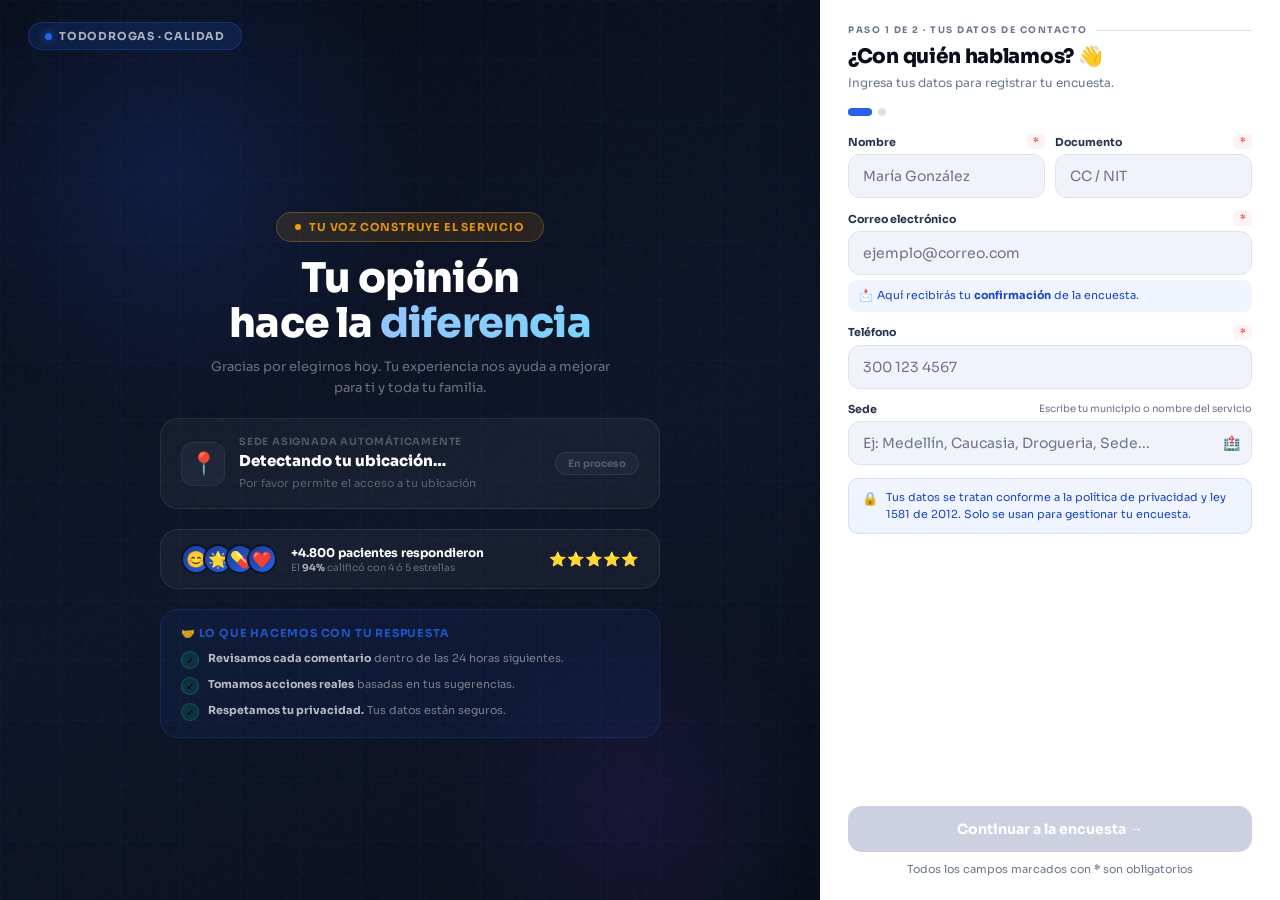
<file: public/pqr_encuesta.html>
<!DOCTYPE html>
<html lang="es">
<head>
<meta charset="UTF-8">
<meta name="viewport" content="width=device-width, initial-scale=1.0, user-scalable=no">
<title>Encuesta de Satisfacción · Tododrogas</title>
<link href="https://fonts.googleapis.com/css2?family=Sora:wght@300;400;600;700;800&family=JetBrains+Mono:wght@400;500&display=swap" rel="stylesheet">
<style>
:root{
  --ink:#080d1a;--ink2:#2a3250;--ink3:#6b748a;
  --bg:#f0f3fa;--surface:#fff;--border:#dde2ef;
  --blue:#2563eb;--blue-d:#1a45c4;--blue-l:#eff4ff;--blue-m:#93c5fd;
  --green:#10b981;--green-l:#d1fae5;
  --gold:#f59e0b;--gold-l:#fef3c7;
  --red:#ef4444;--red-l:#fef2f2;
  --shadow:0 4px 28px rgba(8,13,26,.13);
  --shadow-xl:0 20px 60px rgba(8,13,26,.22),0 4px 16px rgba(8,13,26,.1);
}
*{margin:0;padding:0;box-sizing:border-box;-webkit-tap-highlight-color:transparent}
html,body{height:100%;font-family:'Sora',sans-serif;overflow:hidden}
body{background:var(--ink);display:flex;min-height:100vh;}
.layout{display:flex;width:100%;height:100%;}

/* ══ LEFT ══ */
.left{flex:1.4;display:flex;flex-direction:column;position:relative;overflow:hidden;background:linear-gradient(160deg,#060b18 0%,#0c1428 55%,#080d1a 100%);}
.left-noise{position:absolute;inset:0;opacity:.03;pointer-events:none;background-image:url("data:image/svg+xml,%3Csvg viewBox='0 0 200 200' xmlns='http://www.w3.org/2000/svg'%3E%3Cfilter id='n'%3E%3CfeTurbulence type='fractalNoise' baseFrequency='.85' numOctaves='4'/%3E%3C/filter%3E%3Crect width='100%25' height='100%25' filter='url(%23n)'/%3E%3C/svg%3E");}
.left-grid{position:absolute;inset:0;pointer-events:none;background-image:linear-gradient(rgba(37,99,235,.05) 1px,transparent 1px),linear-gradient(90deg,rgba(37,99,235,.05) 1px,transparent 1px);background-size:60px 60px;}
.glow1{position:absolute;top:-80px;left:-80px;width:500px;height:500px;border-radius:50%;background:radial-gradient(circle,rgba(37,99,235,.16) 0%,transparent 70%);pointer-events:none;}
.glow2{position:absolute;bottom:-100px;right:0;width:380px;height:380px;border-radius:50%;background:radial-gradient(circle,rgba(124,58,237,.1) 0%,transparent 70%);pointer-events:none;}
#particles{position:absolute;inset:0;pointer-events:none;}

.l-top{position:relative;z-index:3;display:flex;align-items:center;justify-content:space-between;padding:22px 28px 0;flex-shrink:0;}
.brand-pill{display:flex;align-items:center;gap:7px;background:rgba(37,99,235,.15);border:1px solid rgba(37,99,235,.28);border-radius:99px;padding:6px 16px;}
.brand-dot{width:7px;height:7px;border-radius:50%;background:var(--blue);box-shadow:0 0 10px var(--blue);animation:blink 2s infinite;}
@keyframes blink{0%,100%{opacity:1}50%{opacity:.2}}
.brand-name{font-size:11px;font-weight:700;color:rgba(255,255,255,.65);letter-spacing:.8px;text-transform:uppercase;}

.sede-pill{display:flex;align-items:center;gap:6px;border-radius:99px;padding:5px 13px;transition:all .4s;}
.sede-pill.detecting{background:rgba(107,116,138,.1);border:1px solid rgba(107,116,138,.22);}
.sede-pill.found{background:rgba(16,185,129,.1);border:1px solid rgba(16,185,129,.22);}
.sede-pill.manual{background:rgba(37,99,235,.1);border:1px solid rgba(37,99,235,.22);}
.sede-pill.error{background:rgba(239,68,68,.1);border:1px solid rgba(239,68,68,.22);}
.sede-dot{width:6px;height:6px;border-radius:50%;animation:blink 1.5s infinite;transition:background .4s;}
.sede-pill.detecting .sede-dot{background:var(--ink3);}
.sede-pill.found .sede-dot{background:var(--green);}
.sede-pill.manual .sede-dot{background:var(--blue);animation:none;}
.sede-pill.error .sede-dot{background:var(--red);animation:none;}
.sede-txt{font-size:10px;font-weight:600;letter-spacing:.4px;transition:color .4s;}
.sede-pill.detecting .sede-txt{color:rgba(107,116,138,.85);}
.sede-pill.found .sede-txt{color:rgba(16,185,129,.85);}
.sede-pill.manual .sede-txt{color:rgba(37,99,235,.85);}
.sede-pill.error .sede-txt{color:rgba(239,68,68,.85);}

.left-content{position:relative;z-index:3;flex:1;display:flex;flex-direction:column;align-items:center;justify-content:center;padding:28px 36px;gap:20px;}
.hero-badge{display:inline-flex;align-items:center;gap:8px;background:rgba(245,158,11,.12);border:1px solid rgba(245,158,11,.28);border-radius:99px;padding:7px 18px;font-size:11px;font-weight:700;color:rgba(245,158,11,.9);letter-spacing:.8px;text-transform:uppercase;}
.hero-badge-dot{width:6px;height:6px;border-radius:50%;background:var(--gold);animation:blink 1.8s infinite;}
.hero-title{text-align:center;font-size:clamp(24px,3.2vw,44px);font-weight:800;color:#fff;line-height:1.1;letter-spacing:-.8px;}
.hero-title .hl{background:linear-gradient(90deg,var(--blue-m),#7dd3fc,var(--blue-m));background-size:200% 100%;-webkit-background-clip:text;-webkit-text-fill-color:transparent;animation:shimmer 3s linear infinite;}
@keyframes shimmer{0%{background-position:200% 0}100%{background-position:-200% 0}}
.hero-sub{font-size:13px;color:rgba(255,255,255,.4);line-height:1.65;text-align:center;max-width:420px;}

.sede-card{width:100%;max-width:500px;background:rgba(255,255,255,.04);border:1px solid rgba(255,255,255,.08);border-radius:18px;padding:16px 20px;transition:all .5s;}
.sede-card.found{border-color:rgba(16,185,129,.2);background:rgba(16,185,129,.05);}
.sede-card.manual{border-color:rgba(37,99,235,.2);background:rgba(37,99,235,.05);}
.sede-card.error{border-color:rgba(239,68,68,.2);background:rgba(239,68,68,.04);}
.sc-row{display:flex;align-items:center;gap:14px;}
.sc-icon{width:44px;height:44px;border-radius:12px;display:flex;align-items:center;justify-content:center;font-size:22px;flex-shrink:0;transition:all .4s;background:rgba(107,116,138,.1);border:1px solid rgba(107,116,138,.15);}
.sede-card.found .sc-icon{background:rgba(16,185,129,.12);border-color:rgba(16,185,129,.25);}
.sede-card.manual .sc-icon{background:rgba(37,99,235,.12);border-color:rgba(37,99,235,.25);}
.sede-card.error .sc-icon{background:rgba(239,68,68,.1);border-color:rgba(239,68,68,.2);}
.sc-info{flex:1;}
.sc-label{font-size:10px;font-weight:700;letter-spacing:.8px;text-transform:uppercase;color:rgba(255,255,255,.25);margin-bottom:3px;}
.sc-name{font-size:15px;font-weight:800;color:#fff;min-height:22px;}
.sc-dist{font-size:11px;color:rgba(255,255,255,.3);margin-top:3px;min-height:16px;}
.sc-badge{font-size:10px;font-weight:700;border-radius:99px;padding:4px 12px;white-space:nowrap;transition:all .4s;}
.sc-badge.ok{background:rgba(16,185,129,.1);border:1px solid rgba(16,185,129,.25);color:rgba(16,185,129,.85);}
.sc-badge.manual-ok{background:rgba(37,99,235,.1);border:1px solid rgba(37,99,235,.25);color:rgba(37,99,235,.85);}
.sc-badge.pending{background:rgba(107,116,138,.1);border:1px solid rgba(107,116,138,.2);color:rgba(107,116,138,.7);}
.sc-badge.err{background:rgba(239,68,68,.1);border:1px solid rgba(239,68,68,.2);color:rgba(239,68,68,.8);}

.social-proof{display:flex;align-items:center;gap:14px;background:rgba(255,255,255,.04);border:1px solid rgba(255,255,255,.08);border-radius:18px;padding:14px 20px;width:100%;max-width:500px;}
.sp-faces{display:flex;align-items:center;}
.sp-face{width:30px;height:30px;border-radius:50%;border:2px solid #0c1428;display:flex;align-items:center;justify-content:center;font-size:16px;background:linear-gradient(135deg,#1a3a8f,#2563eb);}
.sp-face:not(:first-child){margin-left:-8px;}
.sp-info{flex:1;}
.sp-count{font-size:12px;font-weight:700;color:#fff;}
.sp-text{font-size:10px;color:rgba(255,255,255,.35);margin-top:1px;}

.commitment-card{background:rgba(37,99,235,.07);border:1px solid rgba(37,99,235,.18);border-radius:18px;padding:16px 20px;width:100%;max-width:500px;}
.cc-title{font-size:11px;font-weight:700;color:rgba(37,99,235,.8);letter-spacing:.8px;text-transform:uppercase;margin-bottom:10px;}
.cc-item{display:flex;align-items:flex-start;gap:9px;margin-bottom:7px;}
.cc-item:last-child{margin-bottom:0;}
.cc-check{width:18px;height:18px;border-radius:50%;background:rgba(16,185,129,.15);border:1px solid rgba(16,185,129,.3);display:flex;align-items:center;justify-content:center;flex-shrink:0;margin-top:1px;font-size:10px;}
.cc-text{font-size:11px;color:rgba(255,255,255,.45);line-height:1.5;}
.cc-text strong{color:rgba(255,255,255,.7);}

/* ══ RIGHT ══ */
.right{width:460px;min-width:400px;background:var(--surface);display:flex;flex-direction:column;overflow:hidden;box-shadow:-10px 0 48px rgba(8,13,26,.18);position:relative;}
.step{display:none;flex-direction:column;height:100%;overflow-y:auto;}
.step.active{display:flex;}
.step::-webkit-scrollbar{width:3px}
.step::-webkit-scrollbar-thumb{background:var(--border);border-radius:99px}

/* ─ STEP 1: DATOS ─ */
.datos-header{padding:24px 28px 0;flex-shrink:0;}
.step-eyebrow{font-size:9px;font-weight:700;letter-spacing:1.5px;text-transform:uppercase;color:var(--ink3);margin-bottom:8px;display:flex;align-items:center;gap:8px;}
.step-eyebrow::after{content:'';flex:1;height:1px;background:var(--border);}
.step-title{font-size:20px;font-weight:800;color:var(--ink);letter-spacing:-.3px;margin-bottom:4px;}
.step-sub{font-size:12px;color:var(--ink3);line-height:1.6;margin-bottom:16px;}
.step-dots{display:flex;gap:6px;align-items:center;margin-bottom:18px;}
.sdot{width:8px;height:8px;border-radius:99px;background:var(--border);transition:all .35s cubic-bezier(.34,1.56,.64,1);}
.sdot.active{width:24px;background:var(--blue);}
.sdot.done{background:var(--green);}

.fields-area{padding:0 28px;flex:1;}
.field-group{margin-bottom:13px;}
.field-label{font-size:11px;font-weight:700;color:var(--ink2);margin-bottom:5px;display:flex;align-items:center;justify-content:space-between;}
.field-req{font-size:10px;font-weight:600;color:var(--red);background:var(--red-l);border-radius:4px;padding:1px 6px;}
.field-row{display:grid;grid-template-columns:1fr 1fr;gap:10px;}
.field-inp{width:100%;background:var(--bg);border:1.5px solid var(--border);border-radius:12px;padding:12px 14px;font-size:14px;font-family:'Sora',sans-serif;color:var(--ink);outline:none;transition:all .18s;}
.field-inp:focus{border-color:var(--blue);background:#fff;box-shadow:0 0 0 3px rgba(37,99,235,.08);}
.field-inp::placeholder{color:var(--ink3);}
.field-inp.error{border-color:var(--red);background:var(--red-l);}
.field-err{font-size:11px;color:var(--red);margin-top:4px;display:none;align-items:center;gap:4px;}
.field-err.show{display:flex;}
.field-hint{font-size:11px;color:var(--blue-d);margin-top:5px;line-height:1.4;display:flex;align-items:center;gap:4px;background:var(--blue-l);border-radius:8px;padding:8px 11px;}

/* Autocomplete sede */
.sede-autocomplete-wrap{position:relative;}
.sede-autocomplete-wrap .field-inp{padding-right:36px;}
.ac-icon{position:absolute;right:12px;top:50%;transform:translateY(-50%);font-size:14px;pointer-events:none;}
.ac-dropdown{position:absolute;top:calc(100% + 4px);left:0;right:0;background:#fff;border:1.5px solid var(--blue);border-radius:12px;box-shadow:0 8px 32px rgba(37,99,235,.15);z-index:100;max-height:200px;overflow-y:auto;display:none;}
.ac-dropdown.open{display:block;}
.ac-item{padding:10px 14px;font-size:13px;color:var(--ink);cursor:pointer;border-bottom:1px solid var(--border);display:flex;align-items:center;gap:8px;transition:background .12s;}
.ac-item:last-child{border-bottom:none;}
.ac-item:hover,.ac-item.highlighted{background:var(--blue-l);}
.ac-item .ac-match{font-weight:700;color:var(--blue);}
.ac-item .ac-ciudad{font-size:10px;color:var(--ink3);margin-left:auto;}
.ac-empty{padding:12px 14px;font-size:12px;color:var(--ink3);text-align:center;}
.sede-selected-badge{display:flex;align-items:center;gap:8px;background:var(--green-l);border:1px solid #6ee7b7;border-radius:10px;padding:9px 12px;margin-top:4px;}
.ssb-icon{font-size:14px;}
.ssb-text{font-size:12px;font-weight:700;color:#059669;flex:1;}
.ssb-clear{background:none;border:none;cursor:pointer;color:#059669;font-size:14px;padding:2px;border-radius:4px;}
.ssb-clear:hover{background:rgba(6,150,105,.1);}

/* Geo status box */
.geo-box{display:flex;align-items:center;gap:11px;border-radius:12px;padding:12px 14px;border:1.5px solid;transition:all .4s;}
.geo-box.detecting{background:#f8f9fc;border-color:var(--border);}
.geo-box.found{background:var(--green-l);border-color:#6ee7b7;}
.geo-box.error{background:var(--red-l);border-color:#fca5a5;}
.geo-icon{font-size:18px;flex-shrink:0;}
.geo-info{flex:1;}
.geo-label{font-size:10px;font-weight:700;text-transform:uppercase;letter-spacing:.7px;margin-bottom:2px;transition:color .4s;}
.geo-box.detecting .geo-label{color:var(--ink3);}
.geo-box.found .geo-label{color:#059669;}
.geo-box.error .geo-label{color:var(--red);}
.geo-value{font-size:12px;font-weight:700;color:var(--ink);}
.geo-dist{font-size:10px;color:var(--ink3);margin-top:1px;}
.geo-spinner{width:16px;height:16px;border:2px solid var(--border);border-top-color:var(--blue);border-radius:50%;animation:spin .7s linear infinite;flex-shrink:0;}
@keyframes spin{to{transform:rotate(360deg)}}

.privacy-inline{display:flex;align-items:flex-start;gap:8px;background:var(--blue-l);border:1px solid rgba(37,99,235,.15);border-radius:10px;padding:10px 13px;}
.pi-icon{font-size:13px;flex-shrink:0;margin-top:1px;}
.pi-text{font-size:11px;color:var(--blue-d);line-height:1.55;}

.datos-cta{padding:16px 28px 24px;flex-shrink:0;}
.btn-next{width:100%;background:#ccd0e0;color:#fff;border:none;border-radius:14px;padding:14px;font-size:14px;font-family:'Sora',sans-serif;font-weight:700;cursor:not-allowed;transition:all .22s;display:flex;align-items:center;justify-content:center;gap:8px;}
.btn-next.ready{background:linear-gradient(135deg,var(--blue-d),var(--blue));box-shadow:0 6px 24px rgba(37,99,235,.35);cursor:pointer;}
.btn-next.ready:hover{box-shadow:0 10px 36px rgba(37,99,235,.5);transform:translateY(-1px);}

/* ─ STEP 2: ENCUESTA ─ */
.survey-header{padding:22px 28px 0;flex-shrink:0;}
.survey-top{display:flex;align-items:center;justify-content:space-between;margin-bottom:14px;}
.survey-user-badge{display:flex;align-items:center;gap:8px;background:var(--blue-l);border:1px solid rgba(37,99,235,.18);border-radius:99px;padding:6px 14px;}
.sub-avatar{width:26px;height:26px;border-radius:50%;background:linear-gradient(135deg,var(--blue-d),var(--blue));display:flex;align-items:center;justify-content:center;font-size:13px;color:#fff;font-weight:700;flex-shrink:0;}
.sub-name{font-size:12px;font-weight:700;color:var(--blue-d);}
.sede-badge-survey{font-size:11px;color:var(--ink3);font-weight:600;display:flex;align-items:center;gap:4px;}
.sede-badge-survey span{color:var(--green);font-weight:700;}
.progress-track{height:4px;background:var(--bg);border-radius:99px;overflow:hidden;margin-bottom:6px;}
.progress-fill{height:100%;border-radius:99px;background:linear-gradient(90deg,var(--blue-d),var(--blue));transition:width .5s cubic-bezier(.34,1.4,.64,1);}
.progress-label{display:flex;justify-content:space-between;font-size:10px;font-weight:600;color:var(--ink3);}

.questions-area{flex:1;padding:18px 28px;display:flex;flex-direction:column;}
.q-card{padding:16px 0;border-bottom:1px solid var(--border);animation:fadeUp .4s ease both;}
.q-card:last-of-type{border-bottom:none;}
@keyframes fadeUp{from{opacity:0;transform:translateY(10px)}to{opacity:1;transform:translateY(0)}}
.q-num{font-size:9px;font-weight:700;letter-spacing:1.2px;text-transform:uppercase;color:var(--blue);margin-bottom:5px;}
.q-num span{background:var(--blue-l);border:1px solid rgba(37,99,235,.2);border-radius:99px;padding:2px 9px;}
.q-text{font-size:13px;font-weight:700;color:var(--ink);line-height:1.45;margin-bottom:3px;}
.q-hint{font-size:11px;color:var(--ink3);margin-bottom:11px;line-height:1.4;}
.star-row{display:flex;gap:6px;}
.star-btn{width:50px;height:50px;border-radius:13px;border:2px solid var(--border);background:var(--bg);cursor:pointer;display:flex;flex-direction:column;align-items:center;justify-content:center;gap:2px;transition:all .22s cubic-bezier(.34,1.56,.64,1);user-select:none;}
.star-btn:hover{transform:translateY(-3px) scale(1.08);border-color:var(--gold);background:var(--gold-l);}
.star-btn.selected{border-color:var(--gold);background:linear-gradient(135deg,#fef3c7,#fde68a);box-shadow:0 5px 18px rgba(245,158,11,.3);transform:translateY(-3px) scale(1.1);}
.sb-emoji{font-size:20px;transition:transform .2s;}
.star-btn:hover .sb-emoji,.star-btn.selected .sb-emoji{transform:scale(1.15);}
.sb-num{font-size:9px;font-weight:700;color:var(--ink3);font-family:'JetBrains Mono',monospace;}
.star-btn.selected .sb-num{color:var(--gold);}
.star-labels{display:flex;justify-content:space-between;margin-top:5px;}
.sl-bad{font-size:10px;font-weight:600;color:var(--ink3);}
.sl-good{font-size:10px;font-weight:600;color:var(--green);}
.q-feedback{margin-top:7px;min-height:18px;font-size:11px;font-weight:600;transition:all .3s;display:flex;align-items:center;gap:5px;opacity:0;transform:translateY(4px);}
.q-feedback.show{opacity:1;transform:translateY(0);}
.q-feedback.good{color:var(--green);}
.q-feedback.mid{color:var(--gold);}
.q-feedback.bad{color:var(--red);}

.comment-wrap{padding:0 28px 16px;}
.comment-label{font-size:12px;font-weight:600;color:var(--ink2);margin-bottom:7px;display:flex;align-items:center;gap:5px;}
.comment-inp{width:100%;background:var(--bg);border:1.5px solid var(--border);border-radius:12px;padding:11px 14px;font-size:13px;font-family:'Sora',sans-serif;color:var(--ink);outline:none;resize:none;height:68px;transition:border-color .18s;line-height:1.5;}
.comment-inp:focus{border-color:var(--blue);}
.comment-inp::placeholder{color:var(--ink3);}

.cta-wrap{padding:0 28px 26px;flex-shrink:0;}
.progress-micro{display:flex;align-items:center;gap:10px;margin-bottom:12px;padding:10px 14px;background:var(--blue-l);border:1px solid rgba(37,99,235,.18);border-radius:10px;}
.pm-text{font-size:11px;color:var(--blue-d);flex:1;line-height:1.4;}
.pm-pct{font-size:18px;font-weight:800;color:var(--blue);font-family:'JetBrains Mono',monospace;}
.btn-submit{width:100%;background:#ccd0e0;color:#fff;border:none;border-radius:14px;padding:15px;font-size:14px;font-family:'Sora',sans-serif;font-weight:700;cursor:not-allowed;transition:all .22s;display:flex;align-items:center;justify-content:center;gap:8px;}
.btn-submit.ready{background:linear-gradient(135deg,var(--blue-d),var(--blue));box-shadow:0 6px 24px rgba(37,99,235,.4);cursor:pointer;}
.btn-submit.ready:hover{box-shadow:0 10px 36px rgba(37,99,235,.55);transform:translateY(-1px);}
.btn-submit.loading{background:linear-gradient(135deg,var(--blue-d),var(--blue));opacity:.7;cursor:wait;}
.privacy-note{text-align:center;font-size:10px;color:var(--ink3);margin-top:10px;line-height:1.6;}

/* ─ STEP 3: SUCCESS ─ */
.success-step{align-items:center;justify-content:center;padding:40px 32px;text-align:center;}
.success-icon{width:88px;height:88px;border-radius:50%;background:var(--green-l);border:2px solid #6ee7b7;display:flex;align-items:center;justify-content:center;font-size:42px;margin-bottom:22px;animation:popIn .6s cubic-bezier(.34,1.56,.64,1) both;}
@keyframes popIn{from{transform:scale(0);opacity:0}to{transform:scale(1);opacity:1}}
.success-title{font-size:26px;font-weight:800;color:var(--ink);margin-bottom:4px;}
.success-meta{font-size:12px;color:var(--ink3);margin-bottom:20px;display:flex;flex-direction:column;gap:3px;}
.success-meta .sm-sede{font-size:13px;font-weight:700;color:var(--green);}
.success-avg{display:flex;flex-direction:column;align-items:center;background:var(--gold-l);border:2px solid rgba(245,158,11,.35);border-radius:18px;padding:14px 32px;margin-bottom:18px;}
.avg-num{font-size:44px;font-weight:800;color:var(--gold);font-family:'JetBrains Mono',monospace;line-height:1;}
.avg-label{font-size:11px;font-weight:600;color:rgba(245,158,11,.7);text-transform:uppercase;letter-spacing:.8px;margin-top:4px;}
.success-score{display:flex;gap:7px;margin-bottom:22px;flex-wrap:wrap;justify-content:center;}
.ss-chip{background:var(--blue-l);border:1px solid rgba(37,99,235,.18);border-radius:99px;padding:5px 12px;font-size:11px;font-weight:700;color:var(--blue-d);display:flex;align-items:center;gap:4px;}
.success-sub{font-size:12px;color:var(--ink3);line-height:1.7;margin-bottom:22px;max-width:300px;}
.btn-new{background:var(--bg);border:1.5px solid var(--border);border-radius:12px;padding:12px 28px;font-size:13px;font-weight:700;font-family:'Sora',sans-serif;color:var(--ink2);cursor:pointer;transition:all .18s;}
.btn-new:hover{border-color:var(--blue);color:var(--blue);}

/* TOAST */
.toast{position:fixed;bottom:24px;left:50%;transform:translateX(-50%) translateY(80px);background:var(--ink);color:#fff;border-radius:12px;padding:12px 20px;font-size:13px;font-weight:600;display:flex;align-items:center;gap:8px;z-index:9999;opacity:0;transition:all .35s cubic-bezier(.34,1.4,.64,1);pointer-events:none;white-space:nowrap;box-shadow:0 8px 32px rgba(0,0,0,.4);}
.toast.show{opacity:1;transform:translateX(-50%) translateY(0);}
.toast.err{background:#dc2626;}
.toast.ok{background:#059669;}

/* RESPONSIVE */
@media(max-width:900px){
  .layout{flex-direction:column;}
  .left{flex:0 0 auto;min-height:220px;}
  .left-content{padding:14px 18px 10px;gap:10px;}
  .hero-title{font-size:20px;}
  .right{width:100%;min-width:unset;flex:1;}
  body{overflow-y:auto;}html,body{height:auto;overflow:auto;}
}
@media(max-width:480px){
  .star-btn{width:44px;height:44px;}
  .sb-emoji{font-size:17px;}
  .questions-area,.fields-area{padding:14px 16px;}
  .survey-header,.datos-header{padding:16px 16px 0;}
  .comment-wrap,.cta-wrap,.datos-cta{padding-left:16px;padding-right:16px;}
  .field-row{grid-template-columns:1fr;}
}
</style>
</head>
<body>
<div class="layout">

  <!-- ══════ LEFT ══════ -->
  <div class="left">
    <div class="left-noise"></div>
    <div class="left-grid"></div>
    <div class="glow1"></div>
    <div class="glow2"></div>
    <div id="particles"></div>

    <div class="l-top">
      <div class="brand-pill">
        <div class="brand-dot"></div>
        <span class="brand-name">Tododrogas · Calidad</span>
      </div>
      <div class="sede-pill detecting" id="sedePill" style="display:none;">
        <div class="sede-dot"></div>
        <span class="sede-txt" id="sedePillTxt">Detectando sede…</span>
      </div>
    </div>

    <div class="left-content">
      <div style="text-align:center;">
        <div class="hero-badge" style="display:inline-flex;margin-bottom:14px;">
          <div class="hero-badge-dot"></div>
          Tu voz construye el servicio
        </div>
        <div class="hero-title">Tu opinión<br>hace la <span class="hl">diferencia</span></div>
        <div class="hero-sub" style="margin-top:10px;">Gracias por elegirnos hoy. Tu experiencia nos ayuda a mejorar para ti y toda tu familia.</div>
      </div>

      <div class="sede-card detecting" id="sedeCard">
        <div class="sc-row">
          <div class="sc-icon" id="sedeCardIcon">📍</div>
          <div class="sc-info">
            <div class="sc-label" id="sedeCardLabel">Sede asignada automáticamente</div>
            <div class="sc-name" id="sedeCardName">Detectando tu ubicación…</div>
            <div class="sc-dist" id="sedeCardDist">Por favor permite el acceso a tu ubicación</div>
          </div>
          <div class="sc-badge pending" id="sedeCardBadge">En proceso</div>
        </div>
      </div>

      <div class="social-proof">
        <div class="sp-faces">
          <div class="sp-face">😊</div><div class="sp-face">🌟</div>
          <div class="sp-face">💊</div><div class="sp-face">❤️</div>
        </div>
        <div class="sp-info">
          <div class="sp-count">+4.800 pacientes respondieron</div>
          <div class="sp-text">El <strong style="color:rgba(255,255,255,.65);">94%</strong> calificó con 4 ó 5 estrellas</div>
        </div>
        <span style="font-size:14px;letter-spacing:1px;">⭐⭐⭐⭐⭐</span>
      </div>

      <div class="commitment-card">
        <div class="cc-title">🤝 Lo que hacemos con tu respuesta</div>
        <div class="cc-item"><div class="cc-check">✓</div><div class="cc-text"><strong>Revisamos cada comentario</strong> dentro de las 24 horas siguientes.</div></div>
        <div class="cc-item"><div class="cc-check">✓</div><div class="cc-text"><strong>Tomamos acciones reales</strong> basadas en tus sugerencias.</div></div>
        <div class="cc-item"><div class="cc-check">✓</div><div class="cc-text"><strong>Respetamos tu privacidad.</strong> Tus datos están seguros.</div></div>
      </div>
    </div>
  </div>

  <!-- ══════ RIGHT ══════ -->
  <div class="right">

    <!-- STEP 1: DATOS -->
    <div class="step active" id="step1">
      <div class="datos-header">
        <div class="step-eyebrow">Paso 1 de 2 · Tus datos de contacto</div>
        <div class="step-title">¿Con quién hablamos? 👋</div>
        <div class="step-sub">Ingresa tus datos para registrar tu encuesta.</div>
        <div class="step-dots">
          <div class="sdot active" id="dot1"></div>
          <div class="sdot" id="dot2"></div>
        </div>
      </div>

      <div class="fields-area">

        <!-- Nombre + Documento -->
        <div class="field-row">
          <div class="field-group">
            <div class="field-label">Nombre <span class="field-req">*</span></div>
            <input class="field-inp" id="inputNombre" type="text" placeholder="María González" maxlength="80" autocomplete="name" oninput="validateDatos()">
            <div class="field-err" id="errNombre">⚠ Ingresa tu nombre</div>
          </div>
          <div class="field-group">
            <div class="field-label">Documento <span class="field-req">*</span></div>
            <input class="field-inp" id="inputDocumento" type="text" placeholder="CC / NIT" maxlength="20" oninput="validateDatos()">
            <div class="field-err" id="errDocumento">⚠ Ingresa tu documento</div>
          </div>
        </div>

        <!-- Correo electrónico -->
        <div class="field-group">
          <div class="field-label">Correo electrónico <span class="field-req">*</span></div>
          <input class="field-inp" id="inputCorreo" type="email" placeholder="ejemplo@correo.com" maxlength="100" autocomplete="email" oninput="validateDatos()">
          <div class="field-err" id="errCorreo">⚠ Ingresa un correo válido</div>
          <div class="field-hint">
            <span>📩</span>
            <span>Aquí recibirás tu <strong>confirmación</strong> de la encuesta.</span>
          </div>
        </div>

        <!-- Teléfono -->
        <div class="field-group">
          <div class="field-label">Teléfono <span class="field-req">*</span></div>
          <input class="field-inp" id="inputTelefono" type="tel" placeholder="300 123 4567" maxlength="15" autocomplete="tel" oninput="validateDatos()">
          <div class="field-err" id="errTelefono">⚠ Ingresa un número válido</div>
        </div>

        <!-- Sede: GPS automático o autocomplete manual -->
        <div class="field-group" id="sedeGeoGroup">
          <div class="field-label">Sede <span style="font-size:10px;color:var(--ink3);font-weight:400;" id="sedeModoLabel">Escribe tu municipio o nombre del servicio</span></div>
          <!-- Box GPS (se muestra solo si GPS asigna sede automáticamente) -->
          <div class="geo-box detecting" id="geoBox" style="display:none;">
            <span class="geo-icon" id="geoIcon">🔍</span>
            <div class="geo-info">
              <div class="geo-label" id="geoLabel">Detectando ubicación…</div>
              <div class="geo-value" id="geoValue">Solicitando permiso de GPS</div>
              <div class="geo-dist" id="geoDist">Por favor acepta el permiso en tu navegador</div>
            </div>
            <div class="geo-spinner" id="geoSpinner"></div>
          </div>
          <!-- Autocomplete manual (siempre visible) -->
          <div id="sedeManualWrap" style="display:block;">
            <div class="sede-autocomplete-wrap">
              <input class="field-inp" id="inputSedeManual" type="text"
                placeholder="Ej: Medellín, Caucasia, Drogueria, Sede..."
                autocomplete="off"
                oninput="onSedeInput()"
                onfocus="onSedeInput()"
                onblur="setTimeout(closeAC,180)">
              <span class="ac-icon">🏥</span>
              <div class="ac-dropdown" id="acDropdown"></div>
            </div>
            <div id="sedeSelectedBadge" style="display:none;" class="sede-selected-badge">
              <span class="ssb-icon">✅</span>
              <span class="ssb-text" id="sedeSelectedName"></span>
              <button class="ssb-clear" onclick="clearSedeManual()" title="Cambiar sede">✕</button>
            </div>
            <div class="field-err" id="errSede">⚠ Selecciona una sede de la lista</div>
          </div>
        </div>

        <div class="privacy-inline">
          <span class="pi-icon">🔒</span>
          <span class="pi-text">Tus datos se tratan conforme a la política de privacidad y ley 1581 de 2012. Solo se usan para gestionar tu encuesta.</span>
        </div>
      </div>

      <div class="datos-cta">
        <button class="btn-next" id="btnNext" onclick="goToSurvey()" disabled>
          Continuar a la encuesta →
        </button>
        <p style="text-align:center;font-size:11px;color:var(--ink3);margin-top:10px;">Todos los campos marcados con <strong>*</strong> son obligatorios</p>
      </div>
    </div>

    <!-- STEP 2: ENCUESTA -->
    <div class="step" id="step2">
      <div class="survey-header">
        <div class="survey-top">
          <div class="survey-user-badge">
            <div class="sub-avatar" id="userAvatar">?</div>
            <span class="sub-name" id="userBadgeName">Usuario</span>
          </div>
          <div class="sede-badge-survey">📍 <span id="badgeSedeNombre">—</span></div>
        </div>
        <div class="progress-track"><div class="progress-fill" id="progressFill" style="width:0%"></div></div>
        <div class="progress-label">
          <span id="progressTxt">0 de 5 respondidas</span>
          <span id="progressPct">0%</span>
        </div>
      </div>

      <div class="questions-area">
        <div class="q-card" style="animation-delay:.05s">
          <div class="q-num"><span>Pregunta 01</span></div>
          <div class="q-text">¿Cómo calificarías las instalaciones?</div>
          <div class="q-hint">Limpieza, señalización, comodidad y presentación del espacio.</div>
          <div class="star-row" id="stars-0"></div>
          <div class="star-labels"><span class="sl-bad">Muy malo</span><span class="sl-good">Excelente</span></div>
          <div class="q-feedback" id="fb-0"></div>
        </div>
        <div class="q-card" style="animation-delay:.1s">
          <div class="q-num"><span>Pregunta 02</span></div>
          <div class="q-text">¿Cómo fue la atención del personal?</div>
          <div class="q-hint">Amabilidad, disposición y profesionalismo del equipo.</div>
          <div class="star-row" id="stars-1"></div>
          <div class="star-labels"><span class="sl-bad">Muy malo</span><span class="sl-good">Excelente</span></div>
          <div class="q-feedback" id="fb-1"></div>
        </div>
        <div class="q-card" style="animation-delay:.15s">
          <div class="q-num"><span>Pregunta 03</span></div>
          <div class="q-text">¿Cómo fue el tiempo de espera?</div>
          <div class="q-hint">Rapidez en la atención desde tu llegada.</div>
          <div class="star-row" id="stars-2"></div>
          <div class="star-labels"><span class="sl-bad">Muy lento</span><span class="sl-good">Muy rápido</span></div>
          <div class="q-feedback" id="fb-2"></div>
        </div>
        <div class="q-card" style="animation-delay:.2s">
          <div class="q-num"><span>Pregunta 04</span></div>
          <div class="q-text">¿Encontraste los medicamentos que buscabas?</div>
          <div class="q-hint">Disponibilidad y surtido de productos.</div>
          <div class="star-row" id="stars-3"></div>
          <div class="star-labels"><span class="sl-bad">No encontré</span><span class="sl-good">Todo disponible</span></div>
          <div class="q-feedback" id="fb-3"></div>
        </div>
        <div class="q-card" style="animation-delay:.25s">
          <div class="q-num"><span>Pregunta 05</span></div>
          <div class="q-text">¿Recomendarías Tododrogas?</div>
          <div class="q-hint">¿La recomendarías a amigos y familiares?</div>
          <div class="star-row" id="stars-4"></div>
          <div class="star-labels"><span class="sl-bad">Nunca</span><span class="sl-good">Con gusto</span></div>
          <div class="q-feedback" id="fb-4"></div>
        </div>
      </div>

      <div class="comment-wrap">
        <div class="comment-label">💬 Comentario adicional <span style="font-size:10px;font-weight:400;color:var(--ink3);">(opcional)</span></div>
        <textarea class="comment-inp" id="commentInp" placeholder="¿Tienes alguna sugerencia o algo que quieras destacar?"></textarea>
      </div>

      <div class="cta-wrap">
        <div class="progress-micro" id="progressMicro" style="display:none;">
          <span style="font-size:18px;">🎉</span>
          <span class="pm-text">¡Ya casi! Responde las 5 preguntas para enviar.</span>
          <span class="pm-pct" id="microPct">0%</span>
        </div>
        <button class="btn-submit" id="submitBtn" onclick="submitSurvey()">⭐ Enviar mi calificación</button>
        <div class="privacy-note">Al enviar, aceptas nuestra política de privacidad.<br>Tus datos son tratados con confidencialidad.</div>
      </div>
    </div>

    <!-- STEP 3: SUCCESS -->
    <div class="step success-step" id="step3">
      <div class="success-icon">🎉</div>
      <div class="success-title">¡Gracias, <span id="successName">!</span></div>
      <div class="success-meta">
        <span>Tu opinión ha sido registrada correctamente.</span>
        <span class="sm-sede" id="successSede"></span>
        <span class="sm-dist" id="successDist"></span>
      </div>
      <div class="success-avg">
        <div class="avg-num" id="avgNum">—</div>
        <div class="avg-label">Promedio de tu calificación</div>
      </div>
      <div class="success-score" id="successScore"></div>
      <div class="success-sub">Hemos recibido tu encuesta. Te enviaremos una confirmación al correo registrado. ¡Nos alegra tenerte como cliente!</div>
      <button class="btn-new" onclick="resetAll()">🔄 Nueva encuesta</button>
    </div>

  </div><!-- /right -->
</div><!-- /layout -->

<div class="toast" id="toastEl"></div>

<script>
// ════════════════════════════════════════════════════════
//  ⚙️  LISTA DE SEDES — extraída del RUT TODODROGAS CIA S.A.S
//  Sedes sin coordenadas GPS: se usan en el autocomplete manual
//  Para geolocalización, agrega lat/lng desde el panel_config
// ════════════════════════════════════════════════════════
const SEDES_LISTA = [
  { id:'abejorral', municipio:'ABEJORRAL', nombre:'SERVICIO FARMACÉUTICO TODODROGAS ABEJORRAL', direccion:'CARRERA SANTANDER # 48 - 11', contacto:'LEIDY MARCELA ACEVEDO DIAZ', telefono:'3117491230', horario:'L A V 7:00 - 3:30 S 8:00 - 11:00', modelo:'PROPIO', eps:'TODAS' },
  { id:'amaga', municipio:'AMAGA', nombre:'SERVICIO FARMACÉUTICO TODODROGAS AMAGA', direccion:'CALLE 51 N 51 BLOQUE 1 PRIMER PISO', contacto:'JULIAN LOZANO GALEANO', telefono:'3117501961', horario:'L A V 7:00 - 3:30 S 8:00 - 11:00', modelo:'PROPIO', eps:'TODAS' },
  { id:'andes', municipio:'ANDES', nombre:'SERVICIO FARMACÉUTICO TODODROGAS ANDES', direccion:'CARRERA 50 # 49-68 LOCAL 102 - EDIFICIO EL TESORO', contacto:'CRISTIAN DARIO CORREA CANO', telefono:'3222813532', horario:'L A V 7:00 - 3:30 S 8:00 - 11:00', modelo:'PROPIO', eps:'TODAS' },
  { id:'apartado', municipio:'APARTADO', nombre:'SERVICIO FARMACÉUTICO TODODROGAS APARTADO', direccion:'CARRERA 102 # 92 - 16/18 (ESQUINA) BARRIO INDUSTRIALES', contacto:'SHIRLY FLOREZ', telefono:'3122701332', horario:'L A V 7:00 - 3:30 S 8:00 - 11:00', modelo:'PROPIO', eps:'TODAS' },
  { id:'carepa', municipio:'CAREPA', nombre:'SERVICIO FARMACÉUTICO TODODROGAS CAREPA', direccion:'CALLE 81 CON CARRERA 74-12/14 - BARRIO PUEBLO NUEVO', contacto:'JUAN CAMILO PAYARES GUZMAN', telefono:'3137557913', horario:'L A V 7:00 - 3:30 S 8:00 - 11:00', modelo:'PROPIO', eps:'TODAS' },
  { id:'caucasia', municipio:'CAUCASIA', nombre:'SERVICIO FARMACÉUTICO TODODROGAS CAUCASIA', direccion:'CARRERA 20 # 3-76 CC CAUCA CENTRO A 1 LOCALES 120-121-122-123', contacto:'KELLY ANDREA MONTOYA', telefono:'301 6160031', horario:'L A V 7:00 - 3:30 S 8:00 - 11:00', modelo:'PROPIO', eps:'TODAS' },
  { id:'chigorodo', municipio:'CHIGORODO', nombre:'SERVICIO FARMACÉUTICO TODODROGAS CHIGORODO', direccion:'CALLE 95 # 97 04 LOCAL 2 CHIGORODÓ', contacto:'KAREN FLOREZ', telefono:'3205041364', horario:'L A V 7:00 - 3:30 S 8:00 - 11:00', modelo:'PROPIO', eps:'TODAS' },
  { id:'ciudad-bolivar', municipio:'CIUDAD BOLIVAR', nombre:'SERVICIO FARMACÉUTICO TODODROGAS CIUDAD BOLIVAR', direccion:'CALLE 49 # 50-57 LOCAL # 104', contacto:'ANA ISSABEL GUERRA', telefono:'322 5040536', horario:'L A V 7:00 - 3:30 S 8:00 - 11:00', modelo:'PROPIO', eps:'TODAS' },
  { id:'el-bagre', municipio:'EL BAGRE', nombre:'SERVICIO FARMACÉUTICO TODODROGAS EL BAGRE', direccion:'CALLE 50 #47A-31', contacto:'DUBERLIS CORDOBA', telefono:'301 3893746', horario:'L A V 7:00 - 3:30 S 8:00 - 11:00', modelo:'PROPIO', eps:'TODAS' },
  { id:'medellin', municipio:'MEDELLIN', nombre:'SERVICIO FARMACÉUTICO TODODROGAS MEDELLIN', direccion:'CARRERA 49 # 48 -57', contacto:'SARA RESTREPO', telefono:'301 3893490', horario:'L A V 7:00 - 3:30 S 8:00 - 11:00', modelo:'PROPIO', eps:'TODAS' },
  { id:'medellin2', municipio:'MEDELLIN', nombre:'SERVICIO FARMACÉUTICO TODODROGAS MEDELLIN 2', direccion:'CALLE 48 # 48-03', contacto:'JENIFER OCAMPO', telefono:'304 2975293', horario:'L A V 7:00 - 3:30 S 8:00 - 11:00', modelo:'PROPIO', eps:'TODAS' },
  { id:'puerto-berrio', municipio:'PUERTO BERRIO', nombre:'SERVICIO FARMACÉUTICO TODODROGAS PUERTO BERRIO', direccion:'CALLE 48 # 4-56 BARRIO EL HOYO', contacto:'JUAN FELIPE CAMPIÑO', telefono:'3117505009', horario:'L A V 7:00 - 3:30 S 8:00 - 11:00', modelo:'PROPIO', eps:'TODAS' },
  { id:'santa-barbara', municipio:'SANTA BARBARA', nombre:'SERVICIO FARMACÉUTICO TODODROGAS SANTA BARBARA', direccion:'CARRERA 50 # 48-17', contacto:'DANIELA VELEZ DIOSA', telefono:'3126909496', horario:'L A V 7:00 - 3:30 S 8:00 - 11:00', modelo:'PROPIO', eps:'TODAS' },
  { id:'santa-fe-de-antioquia', municipio:'SANTA FE DE ANTIOQUIA', nombre:'SERVICIO FARMACÉUTICO TODODROGAS SANTA FE ANTIOQUIA', direccion:'CALLE 10 # 7-49', contacto:'LILIANA GONZALEZ', telefono:'312799746', horario:'L A V 7:00 - 3:30 S 8:00 - 11:00', modelo:'PROPIO', eps:'TODAS' },
  { id:'segovia', municipio:'SEGOVIA', nombre:'SERVICIO FARMACÉUTICO TODODROGAS SEGOVIA', direccion:'CALLE 52 N 48-69 CALLE EL PALO TARATAL', contacto:'LINA MARCELA ESPINAL', telefono:'3117511200', horario:'L A V 7:00 - 3:30 S 8:00 - 11:00', modelo:'PROPIO', eps:'TODAS' },
  { id:'tamesis', municipio:'TAMESIS', nombre:'SERVICIO FARMACÉUTICO TODODROGAS TAMESIS', direccion:'CARRERA 10 # 9-47 PRIMER PISO LOCAL 1 EDIFICIO EMBERA', contacto:'VERONICA MARCELA HIGUITA HIGUITA', telefono:'3126512620', horario:'L A V 7:00 - 3:30 S 8:00 - 11:00', modelo:'PROPIO', eps:'TODAS' },
  { id:'turbo', municipio:'TURBO', nombre:'SERVICIO FARMACÉUTICO TODODROGAS TURBO', direccion:'CALLE 101 # 15-14 BARRIO BALTAZAR FUNDACION NUEVOS HORIZONTES', contacto:'MAIRA ALEJANDRA PETRO RENALS', telefono:'3117505168', horario:'L A V 7:00 - 3:30 S 8:00 - 11:00', modelo:'PROPIO', eps:'TODAS' },
  { id:'yarumal', municipio:'YARUMAL', nombre:'SERVICIO FARMACÉUTICO TODODROGAS YARUMAL', direccion:'CARRERA 21 # 17-17 MALL COMERCIAL CUBOX LC 102', contacto:'KELLY JOHANA GONZALEZ', telefono:'3126572574', horario:'L A V 7:00 - 3:30 S 8:00 - 11:00', modelo:'PROPIO', eps:'TODAS' },
  { id:'yolombo', municipio:'YOLOMBO', nombre:'SERVICIO FARMACÉUTICO TODODROGAS YOLOMBO', direccion:'CARRERA 24 CALLE 18-04 LOCAL 2 EDIF SYS', contacto:'DANA YERALDY CASTRILLON', telefono:'3117511090', horario:'L A V 7:00 - 3:30 S 8:00 - 11:00', modelo:'PROPIO', eps:'TODAS' },
  { id:'zaragoza', municipio:'ZARAGOZA', nombre:'SERVICIO FARMACÉUTICO TODODROGAS ZARAGOZA', direccion:'CALLE PRINCIPAL SAN GREGORIO 36-20', contacto:'VIVIANA TOBON', telefono:'3127989950', horario:'L A V 7:00 - 3:30 S 8:00 - 11:00', modelo:'PROPIO', eps:'TODAS' },
  { id:'nechi', municipio:'NECHI', nombre:'SERVICIO FARMACÉUTICO TODODROGAS NECHI', direccion:'CL 25 N.º 31A – 16, Municipio de Nechí (Antioquia), barrio San Nicolás', contacto:'MAYERLIS PERRUEL', telefono:'3127998860', horario:'L A V 7:00 - 3:30 S 8:00 - 11:00', modelo:'PROPIO', eps:'TODAS' },
  { id:'rionegro', municipio:'RIONEGRO', nombre:'SERVICIO FARMACÉUTICO TODODROGAS RIONEGRO', direccion:'CL 52 #45-70 Local 2006', contacto:'VLADIMIR HERRERA', telefono:'3043482192', horario:'', modelo:'PROPIO', eps:'TODAS' },
  { id:'la-ceja', municipio:'LA CEJA', nombre:'SERVICIO FARMACÉUTICO TODODROGAS CEJA', direccion:'CARRERA 24 19 40', contacto:'CATALINA HENAO', telefono:'3012653746', horario:'', modelo:'PROPIO', eps:'TODAS' },
  { id:'sopetran', municipio:'SOPETRAN', nombre:'SERVICIO FARMACEUTICO TODO DROGAS SOPETRAN', direccion:'CARRERA 10 # 11-65', contacto:'ANDREA PATIÑO', telefono:'3016164255', horario:'L A V 7:00 - 3:30 S 8:00 - 11:00', modelo:'PROPIO - PAQUETEO', eps:'' },
  { id:'amalfi', municipio:'AMALFI', nombre:'DROGUERIA FARMAVIDA', direccion:'CALLE 23 # 29-54 DROGUERIA FARMAVIDA', contacto:'DEICY MILENA ORTEGA', telefono:'3127775081', horario:'L A V 7:00 - 12:00 1:00 - 3:30 S 8:00 - 11:00', modelo:'IN HOUSE', eps:'SAVIA-COOSALUD' },
  { id:'angostura', municipio:'ANGOSTURA', nombre:'DROGUERIA COOPRIACHON ANGOSTURA', direccion:'CARRERA 10 # 9-20', contacto:'CRISTIAN MOLINA BETANCUR', telefono:'3017558749', horario:'L - V 7:00 12:00 1:00 - 4:00 S 8:00 - 11:00', modelo:'IN HOUSE', eps:'SAVIA-COOSALUD' },
  { id:'anori', municipio:'ANORI', nombre:'DROGUERIA SAN RAFAEL ANORI', direccion:'AVENIDA  31 n 30-16', contacto:'KEREN BARRIOS', telefono:'3117502301', horario:'L - V 7:00 12:00 1:00 - 4:00 S 8:00 - 11:00', modelo:'IN HOUSE', eps:'SAVIA-COOSALUD' },
  { id:'frontino', municipio:'FRONTINO', nombre:'DROGUERIA FRONTIFARMA', direccion:'CARRERA 30#38-47', contacto:'MARIANA LONDOÑO AGUDELO', telefono:'3117502100', horario:'L - V 7:00 12:00 1:00 - 4:00 S 8:00 - 11:00', modelo:'IN HOUSE', eps:'SAVIA-COOSALUD' },
  { id:'mutata', municipio:'MUTATA', nombre:'DROGUERIA FAMILIAR EDDY', direccion:'CARRERA  10# 10-41-43', contacto:'LUISA ALMANZA', telefono:'3117491234', horario:'L - V 7:00 12:00 1:00 - 4:00 S 8:00 - 11:00', modelo:'IN HOUSE', eps:'SAVIA-COOSALUD' },
  { id:'necocli', municipio:'NECOCLI', nombre:'DROGUERIA LA PILDORA', direccion:'CALLE 51 # 48-38-BARRIO CENTRO', contacto:'ZORAIMA ALVAREZ', telefono:'3117491257', horario:'L - V 7:00 12:00 1:00 - 4:00 S 8:00 - 11:00', modelo:'IN HOUSE', eps:'SAVIA-COOSALUD' },
  { id:'remedios', municipio:'REMEDIOS', nombre:'FARMAX LA DROGUERIA S.A.S', direccion:'CALLE 11 # 8-12 CALLE SAN ANTONIO', contacto:'BEATRIZ LONDÑO', telefono:'3127983675', horario:'L - V 7:00 12:00 1:00 - 4:00 S 8:00 - 11:00', modelo:'IN HOUSE', eps:'SAVIA-COOSALUD' },
  { id:'giraldo', municipio:'GIRALDO', nombre:'EMPRESA SOCIAL DEL ESTADO HOSPITAL SAN ISIDRO', direccion:'CARRERA 10 # 11-05', contacto:'YENIFER VANESSA SUAREZ', telefono:'3017558742', horario:'L - V 7:00 12:00 1:00 - 4:00 S 8:00 - 11:00', modelo:'IN HOUSE', eps:'SAVIA-COOSALUD' },
  { id:'armenia', municipio:'ARMENIA', nombre:'EMPRESA SOCIAL DEL ESTAFO SAN MARTIN DE PORRES', direccion:'CALLE 11 # 6-69', contacto:'JENNY GARCES', telefono:'3135267868', horario:'L - V 7:00 12:00 y 1:00 - 4:00 S 8:00 - 11:00', modelo:'ALIADO', eps:'SAVIA-COOSALUD' },
  { id:'brice-o', municipio:'BRICEÑO', nombre:'E.S.E HOSPITAL EL SAGRADO CORAZON', direccion:'CALLE 11 # 8-31', contacto:'ELKIN QUIROZ', telefono:'3228984243', horario:'L - V 7:00 12:00 y 1:00 - 4:00 S 8:00 - 11:00', modelo:'ALIADO', eps:'SAVIA-COOSALUD' },
  { id:'dabeiba', municipio:'DABEIBA', nombre:'DROGUERIA DONDE NATALIA', direccion:'CARRERA  10 # 6-47', contacto:'NATALIA RODRIGUEZ BORJA', telefono:'3146556968', horario:'L - V 7:00 12:00 y 1:00 - 4:00 S 8:00 - 11:00', modelo:'ALIADO', eps:'SAVIA-COOSALUD' },
  { id:'hispania', municipio:'HISPANIA', nombre:'DROGUERIA BIOMEDIC', direccion:'CALLE 50 TOLEDO # 50-12', contacto:'NARLLINY VELEZ RUIZ', telefono:'3146379251', horario:'L - V 7:00 12:00 y 1:00 - 4:00 S 8:00 - 11:00', modelo:'ALIADO', eps:'SAVIA-COOSALUD' },
  { id:'peque', municipio:'PEQUE', nombre:'FARMACIA D´ANDREÉ', direccion:'CARRERA BOLIVAR #11-19', contacto:'OMAR DARIO VALLE VALLE', telefono:'3117244853', horario:'L - V 8:00 12:00 y 1:00 - 4:00 S 9:00 - 11:00', modelo:'ALIADO', eps:'SAVIA-COOSALUD' },
  { id:'pueblorrico', municipio:'PUEBLORRICO', nombre:'DROGUERIA FAMILIA S.G.', direccion:'CARRERA 30 #30 - 56 LOCAL 101', contacto:'MARIA VIRIGINIA GALLEGO', telefono:'3208389770', horario:'L - V 8:00 12:00 y 1:00 - 4:00 S 9:00 - 11:00', modelo:'ALIADO', eps:'SAVIA-COOSALUD' },
  { id:'uramita', municipio:'URAMITA', nombre:'DROGUERIA H. RAMIREZ', direccion:'CARRERA 20 #20-67', contacto:'SOR ENITH RAMIREZ VALLE', telefono:'3207345828', horario:'L - V 8:00 12:00 y 1:00 - 4:00 S 9:00 - 11:00', modelo:'ALIADO', eps:'SAVIA-COOSALUD' },
  { id:'valdivia', municipio:'VALDIVIA', nombre:'DROGUERIA MACEFARMA DROGUERIA', direccion:'CALLE LIBERTADOR # 9-92', contacto:'MAURICIO CELADA', telefono:'3146916108', horario:'L - V 8:00 12:00 y 1:00 - 4:00 S 9:00 - 11:00', modelo:'ALIADO', eps:'SAVIA-COOSALUD' },
  { id:'yali', municipio:'YALI', nombre:'DROGUERIA EL REGALO DE DIOS', direccion:'CALLE 20 # 19-71 -BARRIO LA PLAZA', contacto:'SEBASTIAN DUQUE RIOS', telefono:'312 8433477', horario:'L - V 8:00 12:00 y 1:00 - 4:00 S 9:00 - 11:00', modelo:'ALIADO', eps:'SAVIA-COOSALUD' },
  { id:'anza', municipio:'ANZA', nombre:'DROGUERIA SAN MARTIN 712', direccion:'CARRERA 8 # 7-51', contacto:'XIMENA CANO OSORIO', telefono:'3108621609', horario:'L - V 7:00 12:00 y 1:00 - 4:00 S 8:00 - 11:00', modelo:'ALIADO', eps:'SAVIA' },
  { id:'betulia', municipio:'BETULIA', nombre:'DROGUERIA FAMIDROGAS', direccion:'CALLE 21 # 21-42', contacto:'LAURA YOMARA RODRIGUEZ', telefono:'3102731216', horario:'L - V 7:00 12:00 1:00 - 4:00 S 8:00 - 11:00', modelo:'IN HOUSE', eps:'SAVIA' },
  { id:'buritica', municipio:'BURITICA', nombre:'DROGUERIA SAN ANTONIO', direccion:'CALLE 6 # 5-12 PARQUE PRINCIPAL', contacto:'MARIA ISABEL HIGUITA GUEVARA', telefono:'3217133940', horario:'L - V 7:00 12:00 1:00 - 4:00 S 8:00 - 11:00', modelo:'IN HOUSE', eps:'SAVIA' },
  { id:'caicedo', municipio:'CAICEDO', nombre:'E.S.E Hospital Guillermo Gaviria Correa', direccion:'Cra. 5 #3-23', contacto:'LEYDY CARTAGENA', telefono:'3206499624', horario:'L - V 7:00 12:00 y 1:00 - 4:00 S 8:00 - 11:00', modelo:'ALIADO', eps:'SAVIA' },
  { id:'jardin', municipio:'JARDIN', nombre:'DROGUERIA MACRODESCUENTOS # 9', direccion:'CALLE 9 # 2 - 59', contacto:'MARIA ALEJANDRA TORRES', telefono:'3016161590', horario:'L - V 7:00 12:00 1:00 - 4:00 S 8:00 - 11:00', modelo:'IN HOUSE', eps:'SAVIA' },
  { id:'liborina', municipio:'LIBORINA', nombre:'DROGUERIA SAN GABRIEL', direccion:'CARRERA 9 #8-4 PARQUE PRINCIPAL', contacto:'LINA MARIA BETANCUR', telefono:'3017558759', horario:'LUNES, MARTES, JUEVES VIERNES 8:00-12:30 2:30 A 5:30 MIERCOLES 8:00 - 12:00', modelo:'IN HOUSE', eps:'SAVIA' },
  { id:'olaya-llanadas', municipio:'OLAYA - LLANADAS', nombre:'EMPRESA SOCIAL DEL ESTADO HOSPITAL SAN MIGUEL', direccion:'CARRERA 10 # 10-34 CORREGIMIENTO LLANADAS', contacto:'JORGE BETANCUR', telefono:'3103887693', horario:'L - V 8:00 12:00 y 1:00 - 4:00 S 9:00 - 11:00', modelo:'ALIADO', eps:'SAVIA' },
  { id:'sabanalarga', municipio:'SABANALARGA', nombre:'DROGUERIA LA AMISTAD', direccion:'CALLE  17 # 18-06', contacto:'CARLOS ARTURO HENAO LOPERA', telefono:'3103982036', horario:'L - V 8:00 12:00 y 1:00 - 4:00 S 9:00 - 11:00', modelo:'ALIADO', eps:'SAVIA' },
  { id:'san-jeronimo', municipio:'SAN JERONIMO', nombre:'DROGURIA SANTA TERESITA DE SAN JERONIMO', direccion:'CARRERA 11 # 21-73 SECTOR LA CARRETERITA', contacto:'CAROLINA CASTAÑO TABARES', telefono:'3216932146', horario:'L - V 8:00 12:00 y 1:00 - 4:00 S 9:00 - 11:00', modelo:'ALIADO', eps:'SAVIA' },
  { id:'caceres', municipio:'CACERES', nombre:'DROGUERIA BIENESTAR CACERES - COOSALUD', direccion:'CALLE 49 #51-36 BRR CENTRO', contacto:'MAYLER SADITH ROCHE', telefono:'3147942070', horario:'L - V 7:00 12:00 1:00 - 4:00 S 8:00 - 11:00', modelo:'IN HOUSE', eps:'COOSALUD' },
  { id:'jerico', municipio:'JERICO', nombre:'DROGUERIA SAN ANTONIO', direccion:'CARRERA 5 #6 -09', contacto:'VERÓNICA VÉLEZ CARDONA', telefono:'3137557911', horario:'L - V 800 12:00 1:00 - 4:00 S 8:00 - 11:00', modelo:'IN HOUSE', eps:'COOSALUD' },
  { id:'puerto-nare', municipio:'PUERTO NARE', nombre:'HOSPITAL OCTAVIO ALVAREZ', direccion:'CARRERA 5 # 45-103', contacto:'LUZ DARY', telefono:'3137976206', horario:'L - V 800 12:00 1:00 - 4:00 S 8:00 - 11:00', modelo:'ALIADO', eps:'COOSALUD' },
  { id:'samana', municipio:'SAMANA', nombre:'EMPRESA SOCIAL DEL ESTADO SAN JOSE SAMANÁ', direccion:'CARRERA 9 # 4-79', contacto:'LEIDY JOHANA QUINTERO HENAO', telefono:'3233993183', horario:'L - V 800 12:00 1:00 - 4:00 S 8:00 - 11:00', modelo:'ALIADO', eps:'COOSALUD' },
  { id:'sabanalarga2', municipio:'SABANALARGA', nombre:'EMPRESA SOCIAL DEL ESTADO HOSPITAL DEL SAN PEDRO - COOSALUD', direccion:'CARRERA 17 #15-94', contacto:'DORA ELCY URIBE PEREZ', telefono:'3103714980 3108368922', horario:'L - V 800 12:00 1:00 - 4:00 S 8:00 - 11:00', modelo:'ALIADO', eps:'COOSALUD' },
  { id:'taraza', municipio:'TARAZA', nombre:'DROGUERIA KIRIUS LA BOMBA TARAZA - COOSALUD', direccion:'CARRERA 28 #27-26', contacto:'YÁNDILA JIMÉNEZ', telefono:'3127989952', horario:'L - V 7:00 12:00 1:00 - 4:00 S 8:00 - 11:00', modelo:'IN HOUSE', eps:'COOSALUD' },
  { id:'barbosa', municipio:'BARBOSA', nombre:'DROGUERIA LA SOLIDARIA', direccion:'CALLE 15 No. 17-22', contacto:'VALENTINA CARVAJAL CEBALLOS', telefono:'6044065478', horario:'L - V 7:00 12:00 1:00 - 4:00 S 8:00 - 11:00', modelo:'IN HOUSE', eps:'SALUD TOTAL -NUEVA EPS' },
  { id:'girardota', municipio:'GIRARDOTA', nombre:'DROGUERIA FAMILIAR E&M', direccion:'CARRERA 15 No. 5-42', contacto:'ROSA MARIA OTERGA', telefono:'3242548560', horario:'L - V 7:00 12:00 1:00 - 4:00 S 8:00 - 11:00', modelo:'IN HOUSE', eps:'SALUD TOTAL -NUEVA EPS' },
  { id:'rionegro2', municipio:'RIONEGRO', nombre:'DROGUERIAS ORIENTE', direccion:'CARRERA 48 # 51- 15 SECTOR CENTRO - SAN FRANCISCO', contacto:'DORIS BONILLA', telefono:'6046146969', horario:'L - V 7:00 12:00 1:00 - 4:00 S 8:00 - 11:00', modelo:'IN HOUSE', eps:'SALUD TOTAL' },
  { id:'concordia', municipio:'CONCORDIA', nombre:'DROGUERIA LA NUESTRA', direccion:'CALLE 19 No. 19-30', contacto:'BEATRIZ LONDOÑO', telefono:'6048442509', horario:'L - V 7:00 12:00 1:00 - 4:00 S 8:00 - 11:00', modelo:'ALIADO', eps:'SALUD TOTAL' },
  { id:'copacabana', municipio:'COPACABANA', nombre:'DROGUERIA ALMA SALUD 1', direccion:'CALLE40 No. 84-18', contacto:'ISABEL CRISTINA CARO', telefono:'3146893813', horario:'L - V 7:00 12:00 1:00 - 4:00 S 8:00 - 11:00', modelo:'ALIADO', eps:'SALUD TOTAL' },
  { id:'sabaneta', municipio:'SABANETA', nombre:'DROGUERIA INNOVA FARMA', direccion:'CALLE  73 sur # 46 - 09. ENTRE AMIGOS SABANETA', contacto:'JUAN CAMILO CRUZ', telefono:'Todavia no tiene', horario:'L - V 7:00 12:00 1:00 - 4:00 S 8:00 - 11:00', modelo:'IN HOUSE', eps:'NUEVA EPS' },
];
// ════════════════════════════════════════════════════════
//  SUPABASE CONFIG
// ════════════════════════════════════════════════════════
const SUPABASE_URL    = 'https://TU_PROYECTO.supabase.co';
const SUPABASE_KEY    = 'TU_ANON_KEY';
const TABLE_ENCUESTAS = 'encuestas_satisfaccion';

// ════════════════════════════════════════════════════════
//  ESTADO GLOBAL
// ════════════════════════════════════════════════════════
const QUESTIONS = [
  { id:'instalaciones', emoji:['😞','😐','🙂','😊','🤩'] },
  { id:'atencion',      emoji:['😞','😐','🙂','😊','🤩'] },
  { id:'tiempos',       emoji:['⏳','😐','🙂','⚡','🚀']  },
  { id:'medicamentos',  emoji:['❌','⚠️','✅','💊','🌟']  },
  { id:'recomendacion', emoji:['👎','🤔','👍','😊','🙌']  },
];
const FEEDBACK = {
  1:['Lamentamos tu experiencia. Tu comentario nos ayuda a mejorar ❤️','bad'],
  2:['Gracias. Nos esforzaremos para que la próxima vez sea mucho mejor 💪','mid'],
  3:['¡Bien! Seguimos trabajando para sorprenderte en tu próxima visita 😊','good'],
  4:['¡Muy bien! Tu satisfacción nos motiva a seguir así ⭐','good'],
  5:['¡Fantástico! Es un honor contar con tu confianza 🌟','good'],
};
const ratings   = [null,null,null,null,null];
let   userData  = {};
let   geoResult = { sede:null, distancia_m:null, lat:null, lng:null, estado:'detecting' };
let   sedeManualSelected = null; // sede seleccionada manualmente
let   geoFailed = false;

// ════════════════════════════════════════════════════════
//  INIT
// ════════════════════════════════════════════════════════
(async function init(){
  buildStars();
  iniciarParticulas();
  iniciarGeolocalizacion();
})();

// ════════════════════════════════════════════════════════
//  GEOLOCALIZACIÓN → ASIGNACIÓN DE SEDE
// ════════════════════════════════════════════════════════
function iniciarGeolocalizacion(){
  if(!navigator.geolocation){
    activarModoManual('GPS no disponible en este navegador');
    return;
  }
  navigator.geolocation.getCurrentPosition(
    onGeoSuccess,
    onGeoError,
    { enableHighAccuracy:true, timeout:12000, maximumAge:60000 }
  );
}

function onGeoSuccess(pos){
  const { latitude:lat, longitude:lng } = pos.coords;
  geoResult.lat = lat;
  geoResult.lng = lng;

  // Buscar sede más cercana (solo sedes con coordenadas)
  const sedesConCoords = SEDES_LISTA.filter(s => s.lat && s.lng);
  if(!sedesConCoords.length){
    activarModoManual('No hay sedes con coordenadas GPS configuradas');
    return;
  }

  let nearestSede = null, nearestDist = Infinity;
  sedesConCoords.forEach(sede=>{
    const dist = haversineMetros(lat, lng, sede.lat, sede.lng);
    if(dist < nearestDist){ nearestDist=dist; nearestSede=sede; }
  });

  if(!nearestSede){ activarModoManual('No se encontró sede cercana'); return; }

  geoResult.sede      = nearestSede;
  geoResult.distancia_m = Math.round(nearestDist);
  geoResult.estado    = 'found';
  geoFailed = false;

  const distTxt = nearestDist < 1000
    ? `A ${Math.round(nearestDist)} m · GPS activo`
    : `A ${(nearestDist/1000).toFixed(1)} km · GPS activo`;

  setGeoEstado('found', nearestSede.nombre, distTxt, '✅');
  validateDatos();
}

function onGeoError(err){
  const msgs = {1:'Permiso de ubicación denegado',2:'Posición no disponible',3:'Tiempo de espera agotado'};
  activarModoManual(msgs[err.code]||'Error al obtener ubicación');
}

function activarModoManual(motivo){
  geoFailed = true;
  geoResult.estado = 'manual';

  // sedeManualWrap ya visible — solo asegurar geoBox oculto y actualizar label
  document.getElementById('geoBox').style.display = 'none';
  document.getElementById('sedeModoLabel').textContent = motivo ? 'GPS no disponible · Busca tu sede' : 'Escribe tu municipio o nombre del servicio';

  // Actualizar pill y card del left
  const pill = document.getElementById('sedePill');
  pill.className = 'sede-pill manual';
  document.getElementById('sedePillTxt').textContent = 'Selección manual';

  const card = document.getElementById('sedeCard');
  card.className = 'sede-card manual';
  document.getElementById('sedeCardIcon').textContent = '🔍';
  document.getElementById('sedeCardLabel').textContent = 'Selecciona tu sede';
  document.getElementById('sedeCardName').textContent = 'Elige la sede donde te atendieron';
  document.getElementById('sedeCardDist').textContent = motivo;
  document.getElementById('sedeCardBadge').className = 'sc-badge manual-ok';
  document.getElementById('sedeCardBadge').textContent = 'Manual';

  validateDatos();
}

function setGeoEstado(estado, nombre, dist, icono){
  const box  = document.getElementById('geoBox');
  // Mostrar geoBox solo cuando GPS tiene resultado (found o error), ocultarlo en detecting
  if(estado === 'found'){
    box.style.display = 'flex';
    document.getElementById('sedeManualWrap').style.display = 'none';
    document.getElementById('sedePill').style.display = '';
  }
  const pill = document.getElementById('sedePill');
  const card = document.getElementById('sedeCard');
  box.className  = 'geo-box '+estado;
  pill.className = 'sede-pill '+estado;
  card.className = 'sede-card '+estado;

  document.getElementById('geoIcon').textContent    = icono;
  document.getElementById('geoLabel').textContent   = estado==='found'?'Sede detectada':'Error de ubicación';
  document.getElementById('geoValue').textContent   = nombre;
  document.getElementById('geoDist').textContent    = dist;
  document.getElementById('geoSpinner').style.display = estado==='detecting'?'block':'none';
  document.getElementById('sedePillTxt').textContent = estado==='found'?nombre:'Sin GPS';
  document.getElementById('sedeCardName').textContent = nombre;
  document.getElementById('sedeCardDist').textContent = dist;
  document.getElementById('sedeCardBadge').className  = 'sc-badge '+(estado==='found'?'ok':'err');
  document.getElementById('sedeCardBadge').textContent = estado==='found'?'Detectada':'Error GPS';
}

// ════════════════════════════════════════════════════════
//  AUTOCOMPLETE DE SEDE MANUAL
// ════════════════════════════════════════════════════════
let acHighlighted = -1;

function onSedeInput(){
  const q = document.getElementById('inputSedeManual').value.trim().toLowerCase();
  const dd = document.getElementById('acDropdown');

  if(q.length < 1){ dd.classList.remove('open'); return; }

  const results = SEDES_LISTA.filter(s =>
    s.nombre.toLowerCase().includes(q) ||
    s.municipio.toLowerCase().includes(q) ||
    (s.eps && s.eps.toLowerCase().includes(q)) ||
    (s.modelo && s.modelo.toLowerCase().includes(q))
  ).slice(0, 10);

  if(!results.length){
    dd.innerHTML = '<div class="ac-empty">No se encontró esa sede. Intenta con otra palabra.</div>';
    dd.classList.add('open');
    return;
  }

  dd.innerHTML = results.map((s, i) => {
    const nm = s.nombre.replace(new RegExp(`(${q})`, 'gi'), '<span class="ac-match">$1</span>');
    const srv = s.servicio ? `<div style="font-size:10px;color:#6b748a;margin-top:1px;">${s.servicio}</div>` : '';
    const epsBadge = s.eps ? `<span style="font-size:9px;background:rgba(37,99,235,.12);color:#60a5fa;border-radius:4px;padding:1px 5px;white-space:nowrap;">${s.eps}</span>` : '';
    const modBadge = s.modelo && s.modelo!=='PROPIO' ? `<span style="font-size:9px;background:rgba(16,185,129,.1);color:#34d399;border-radius:4px;padding:1px 5px;white-space:nowrap;margin-top:2px;">${s.modelo}</span>` : '';
    return `<div class="ac-item" data-idx="${i}" data-id="${s.id}" onmousedown="selectSede('${s.id}')">
      <span>🏥</span>
      <div style="flex:1;min-width:0;"><div>${nm}</div>${srv}</div>
      <div style="display:flex;flex-direction:column;align-items:flex-end;gap:2px;"><span class="ac-ciudad">${s.municipio}</span>${epsBadge}${modBadge}</div>
    </div>`;
  }).join('');
  dd.classList.add('open');
  acHighlighted = -1;
}

function closeAC(){
  document.getElementById('acDropdown').classList.remove('open');
}

function selectSede(id){
  const sede = SEDES_LISTA.find(s => s.id === id);
  if(!sede) return;
  sedeManualSelected = sede;
  geoResult.sede = sede;
  geoResult.estado = 'manual';

  // Ocultar input, mostrar badge
  document.getElementById('inputSedeManual').style.display = 'none';
  document.getElementById('sedeSelectedBadge').style.display = 'flex';
  document.getElementById('sedeSelectedName').textContent = sede.nombre + ' · ' + sede.municipio;
  document.getElementById('errSede').classList.remove('show');

  // Actualizar panel izquierdo
  const card = document.getElementById('sedeCard');
  card.className = 'sede-card found';
  document.getElementById('sedeCardIcon').textContent = '✅';
  document.getElementById('sedeCardLabel').textContent = 'Sede seleccionada manualmente';
  document.getElementById('sedeCardName').textContent = sede.nombre;
  document.getElementById('sedeCardDist').textContent = sede.municipio + ' · ' + sede.direccion;
  document.getElementById('sedeCardBadge').className = 'sc-badge ok';
  document.getElementById('sedeCardBadge').textContent = 'Confirmada';

  const pill = document.getElementById('sedePill');
  pill.className = 'sede-pill found';
  document.getElementById('sedePillTxt').textContent = sede.nombre;

  closeAC();
  validateDatos();
}

function clearSedeManual(){
  sedeManualSelected = null;
  geoResult.sede = null;
  document.getElementById('inputSedeManual').style.display = 'block';
  document.getElementById('inputSedeManual').value = '';
  document.getElementById('sedeSelectedBadge').style.display = 'none';

  // Restaurar card izquierda a estado manual
  const card = document.getElementById('sedeCard');
  card.className = 'sede-card manual';
  document.getElementById('sedeCardIcon').textContent = '🔍';
  document.getElementById('sedeCardName').textContent = 'Elige la sede donde te atendieron';
  document.getElementById('sedeCardBadge').className = 'sc-badge manual-ok';
  document.getElementById('sedeCardBadge').textContent = 'Manual';

  const pill = document.getElementById('sedePill');
  pill.className = 'sede-pill manual';
  document.getElementById('sedePillTxt').textContent = 'Selección manual';

  validateDatos();
}

// ════════════════════════════════════════════════════════
//  STEP 1 — VALIDACIÓN
// ════════════════════════════════════════════════════════
function validateDatos(){
  const nombre    = document.getElementById('inputNombre').value.trim();
  const documento = document.getElementById('inputDocumento').value.trim();
  const correo    = document.getElementById('inputCorreo').value.trim();
  const telefono  = document.getElementById('inputTelefono').value.replace(/\D/g,'');
  const sedeOk    = geoResult.estado === 'found' || (geoResult.estado === 'manual' && sedeManualSelected);

  const ok = nombre.length >= 2
          && documento.length >= 3
          && /^[^\s@]+@[^\s@]+\.[^\s@]+$/.test(correo)
          && telefono.length >= 7
          && sedeOk;

  const btn = document.getElementById('btnNext');
  btn.disabled = !ok;
  btn.classList.toggle('ready', ok);
}

function goToSurvey(){
  const nombre    = document.getElementById('inputNombre').value.trim();
  const documento = document.getElementById('inputDocumento').value.trim();
  const correo    = document.getElementById('inputCorreo').value.trim();
  const telefono  = document.getElementById('inputTelefono').value.trim();
  let ok = true;

  if(nombre.length < 2)     { markErr('inputNombre','errNombre',true); ok=false; }
  else                       { markErr('inputNombre','errNombre',false); }
  if(documento.length < 3)  { markErr('inputDocumento','errDocumento',true); ok=false; }
  else                       { markErr('inputDocumento','errDocumento',false); }
  if(!/^[^\s@]+@[^\s@]+\.[^\s@]+$/.test(correo)){ markErr('inputCorreo','errCorreo',true); ok=false; }
  else                       { markErr('inputCorreo','errCorreo',false); }
  if(telefono.replace(/\D/g,'').length < 7){ markErr('inputTelefono','errTelefono',true); ok=false; }
  else                       { markErr('inputTelefono','errTelefono',false); }

  const sedeOk = geoResult.estado === 'found' || (geoResult.estado === 'manual' && sedeManualSelected);
  if(!sedeOk && geoFailed){
    document.getElementById('errSede').classList.add('show'); ok=false;
  }
  if(!ok) return;

  const sede = geoResult.sede;
  userData = {
    nombre, documento, correo, telefono,
    sede_id:        sede.id,
    sede_nombre:    sede.nombre,
    sede_ciudad:    sede.ciudad || '',
    sede_direccion: sede.direccion || '',
    distancia_m:    geoResult.distancia_m || null,
    lat:            geoResult.lat || null,
    lng:            geoResult.lng || null,
    asignacion:     geoFailed ? 'manual' : 'gps',
  };

  document.getElementById('userAvatar').textContent      = nombre.charAt(0).toUpperCase();
  document.getElementById('userBadgeName').textContent   = nombre.split(' ')[0];
  document.getElementById('badgeSedeNombre').textContent = sede.nombre;

  document.getElementById('dot1').classList.remove('active');
  document.getElementById('dot1').classList.add('done');
  document.getElementById('dot2').classList.add('active');
  goStep('step1','step2');
}

function markErr(inpId, errId, show){
  document.getElementById(inpId).classList.toggle('error', show);
  document.getElementById(errId).classList.toggle('show', show);
}

// ════════════════════════════════════════════════════════
//  STEP 2 — RATING
// ════════════════════════════════════════════════════════
function buildStars(){
  QUESTIONS.forEach((q,qi)=>{
    const row=document.getElementById('stars-'+qi);
    if(!row) return;
    for(let v=1;v<=5;v++){
      const btn=document.createElement('button');
      btn.className='star-btn';
      btn.dataset.q=qi;btn.dataset.v=v;
      btn.innerHTML=`<span class="sb-emoji">${q.emoji[v-1]}</span><span class="sb-num">${v}</span>`;
      btn.onclick=()=>rate(qi,v);
      row.appendChild(btn);
    }
  });
}

function rate(qi,v){
  ratings[qi]=v;
  document.querySelectorAll(`[data-q="${qi}"]`).forEach(b=>{
    b.classList.toggle('selected',parseInt(b.dataset.v)===v);
  });
  const [msg,cls]=FEEDBACK[v];
  const fb=document.getElementById('fb-'+qi);
  fb.textContent=msg; fb.className='q-feedback show '+cls;
  updateProgress(); checkReady();
  if(v>=4){
    setTimeout(()=>{
      const next=document.querySelectorAll('.q-card')[qi+1];
      if(next) next.scrollIntoView({behavior:'smooth',block:'nearest'});
    },300);
  }
}

function updateProgress(){
  const done=ratings.filter(r=>r!==null).length;
  const pct=Math.round((done/5)*100);
  document.getElementById('progressFill').style.width=pct+'%';
  document.getElementById('progressTxt').textContent=done+' de 5 respondidas';
  document.getElementById('progressPct').textContent=pct+'%';
}

function checkReady(){
  const done=ratings.filter(r=>r!==null).length;
  const btn=document.getElementById('submitBtn');
  const micro=document.getElementById('progressMicro');
  micro.style.display=done>=3?'flex':'none';
  document.getElementById('microPct').textContent=Math.round((done/5)*100)+'%';
  if(done===5){btn.classList.add('ready');btn.textContent='🌟 Enviar mi calificación — ¡Listo!';}
}

// ════════════════════════════════════════════════════════
//  STEP 3 — ENVÍO A SUPABASE
// ════════════════════════════════════════════════════════
async function submitSurvey(){
  if(ratings.some(r=>r===null)){showToast('Responde las 5 preguntas primero','err');return;}
  const btn=document.getElementById('submitBtn');
  btn.classList.add('loading'); btn.textContent='⏳ Enviando…';

  const avg=ratings.reduce((a,b)=>a+b,0)/5;
  const payload={
    nombre:         userData.nombre,
    documento:      userData.documento,
    correo:         userData.correo,
    telefono:       userData.telefono,
    sede_id:        userData.sede_id,
    sede_nombre:    userData.sede_nombre,
    sede_ciudad:    userData.sede_ciudad,
    sede_direccion: userData.sede_direccion,
    distancia_m:    userData.distancia_m,
    geo_lat:        userData.lat,
    geo_lng:        userData.lng,
    asignacion_sede:userData.asignacion,
    instalaciones:  ratings[0],
    atencion:       ratings[1],
    tiempos:        ratings[2],
    medicamentos:   ratings[3],
    recomendacion:  ratings[4],
    promedio:       parseFloat(avg.toFixed(2)),
    comentario:     document.getElementById('commentInp').value.trim()||null,
    fecha:          new Date().toISOString(),
    origen:         window.location.hostname||'local',
  };

  let saved=false;
  try{
    const r=await fetch(`${SUPABASE_URL}/rest/v1/${TABLE_ENCUESTAS}`,{
      method:'POST',
      headers:{
        'apikey':        SUPABASE_KEY,
        'Authorization': 'Bearer '+SUPABASE_KEY,
        'Content-Type':  'application/json',
        'Prefer':        'return=minimal',
      },
      body: JSON.stringify(payload),
    });
    saved = r.ok || r.status===201;
    if(!saved) console.error('Supabase error:', r.status, await r.text());
  }catch(e){ console.warn('Sin conexión Supabase:', e.message); }

  if(!saved){
    try{
      const prev=JSON.parse(localStorage.getItem('td_encuestas_offline')||'[]');
      prev.push({...payload, _pendiente:true});
      localStorage.setItem('td_encuestas_offline',JSON.stringify(prev));
      showToast('Sin conexión — guardado localmente','err');
    }catch(_){}
  } else {
    showToast('¡Encuesta enviada correctamente! ✓','ok');
  }

  // Pantalla de éxito
  const labels=['Instalaciones','Atención','Tiempos','Medicamentos','Recomienda'];
  document.getElementById('successName').textContent  = userData.nombre.split(' ')[0];
  document.getElementById('successSede').textContent  = '📍 '+userData.sede_nombre;
  document.getElementById('successDist').textContent  = userData.asignacion==='gps'
    ? (userData.distancia_m < 1000 ? `A ${userData.distancia_m} m de la sede` : `A ${(userData.distancia_m/1000).toFixed(1)} km de la sede`)
    : userData.sede_ciudad;
  document.getElementById('avgNum').textContent       = avg.toFixed(1);
  document.getElementById('successScore').innerHTML   = ratings.map((r,i)=>
    `<div class="ss-chip">${QUESTIONS[i].emoji[r-1]} ${labels[i]}: ${r}/5</div>`
  ).join('');
  spawnConfetti();
  goStep('step2','step3');
}

// ════════════════════════════════════════════════════════
//  RESET
// ════════════════════════════════════════════════════════
function resetAll(){
  ratings.fill(null);
  document.querySelectorAll('.star-btn').forEach(b=>b.classList.remove('selected'));
  document.querySelectorAll('.q-feedback').forEach(f=>{f.className='q-feedback';f.textContent='';});
  document.getElementById('commentInp').value='';
  document.getElementById('progressFill').style.width='0%';
  document.getElementById('progressTxt').textContent='0 de 5 respondidas';
  document.getElementById('progressPct').textContent='0%';
  document.getElementById('progressMicro').style.display='none';
  document.getElementById('submitBtn').className='btn-submit';
  document.getElementById('submitBtn').textContent='⭐ Enviar mi calificación';
  ['inputNombre','inputDocumento','inputCorreo','inputTelefono'].forEach(id=>document.getElementById(id).value='');
  document.getElementById('dot1').className='sdot active';
  document.getElementById('dot2').className='sdot';
  userData={}; sedeManualSelected=null; geoFailed=false;
  // Reiniciar geo
  geoResult={ sede:null, distancia_m:null, lat:null, lng:null, estado:'detecting' };
  document.getElementById('geoBox').style.display='none';
  document.getElementById('sedeManualWrap').style.display='block';
  document.getElementById('inputSedeManual').style.display='block';
  document.getElementById('inputSedeManual').value='';
  document.getElementById('sedeSelectedBadge').style.display='none';
  document.getElementById('sedeModoLabel').textContent='Escribe tu municipio o nombre del servicio';
  setGeoEstado('detecting','Detectando tu ubicación…','Por favor permite el acceso a tu ubicación','🔍');
  goStep('step3','step1');
  iniciarGeolocalizacion();
}

// ════════════════════════════════════════════════════════
//  HELPERS
// ════════════════════════════════════════════════════════
function goStep(from,to){
  document.getElementById(from).classList.remove('active');
  document.getElementById(to).classList.add('active');
}

function haversineMetros(lat1,lon1,lat2,lon2){
  const R=6371000;
  const dLat=(lat2-lat1)*Math.PI/180;
  const dLon=(lon2-lon1)*Math.PI/180;
  const a=Math.sin(dLat/2)**2+Math.cos(lat1*Math.PI/180)*Math.cos(lat2*Math.PI/180)*Math.sin(dLon/2)**2;
  return R*2*Math.atan2(Math.sqrt(a),Math.sqrt(1-a));
}

let toastTimer;
function showToast(msg, type='ok'){
  const el=document.getElementById('toastEl');
  el.textContent='';
  const ico=document.createElement('span');
  ico.textContent=type==='ok'?'✅':'⚠️';
  el.appendChild(ico);
  el.appendChild(document.createTextNode(' '+msg));
  el.className='toast show '+(type==='ok'?'ok':'err');
  clearTimeout(toastTimer);
  toastTimer=setTimeout(()=>el.classList.remove('show'),3200);
}

function spawnConfetti(){
  const colors=['#2563eb','#10b981','#f59e0b','#ef4444','#7c3aed'];
  for(let i=0;i<60;i++){
    const d=document.createElement('div');
    const c=colors[Math.floor(Math.random()*colors.length)];
    Object.assign(d.style,{
      position:'fixed',top:'0',left:Math.random()*100+'vw',
      width:'8px',height:'8px',background:c,borderRadius:Math.random()>0.5?'50%':'2px',
      zIndex:9998,pointerEvents:'none',
      animation:`fall ${1+Math.random()}s ease-in ${Math.random()*0.8}s forwards`,
    });
    document.body.appendChild(d);
    setTimeout(()=>d.remove(),2500);
  }
  if(!document.getElementById('confetti-style')){
    const s=document.createElement('style');
    s.id='confetti-style';
    s.textContent='@keyframes fall{0%{transform:translateY(0) rotate(0);opacity:1}100%{transform:translateY(100vh) rotate(720deg);opacity:0}}';
    document.head.appendChild(s);
  }
}

function iniciarParticulas(){
  const canvas=document.getElementById('particles');
  const ctx=canvas.getContext('2d');
  canvas.width=canvas.offsetWidth; canvas.height=canvas.offsetHeight;
  const pts=Array.from({length:40},()=>({x:Math.random()*canvas.width,y:Math.random()*canvas.height,vx:(Math.random()-.5)*.3,vy:(Math.random()-.5)*.3,r:Math.random()*1.5+.5}));
  function draw(){
    ctx.clearRect(0,0,canvas.width,canvas.height);
    pts.forEach(p=>{
      p.x+=p.vx; p.y+=p.vy;
      if(p.x<0||p.x>canvas.width) p.vx*=-1;
      if(p.y<0||p.y>canvas.height) p.vy*=-1;
      ctx.beginPath();ctx.arc(p.x,p.y,p.r,0,Math.PI*2);
      ctx.fillStyle='rgba(147,197,253,.4)';ctx.fill();
    });
    requestAnimationFrame(draw);
  }
  draw();
}
</script>
</body>
</html>
</file>
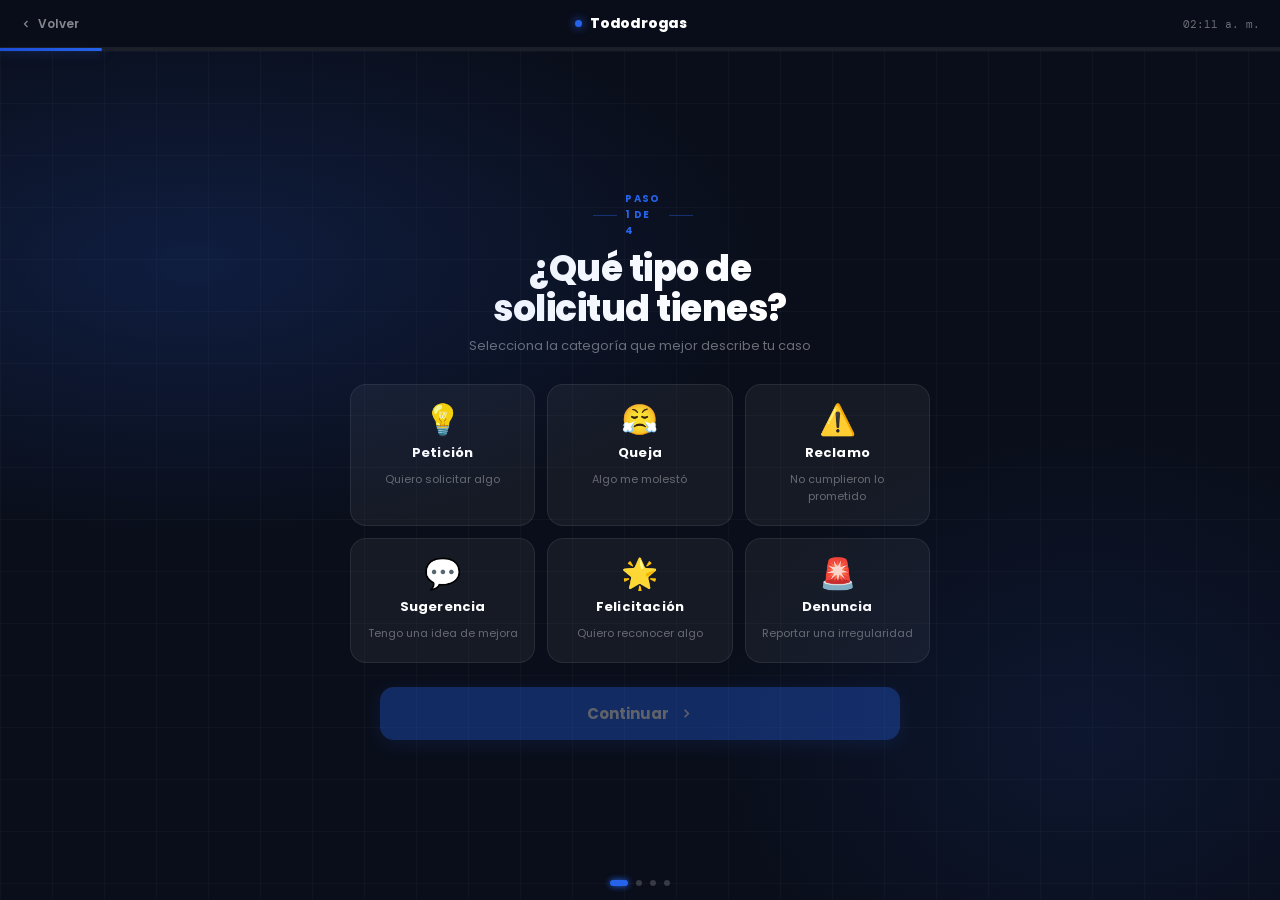
<file: public/pqr_form.html>
<!DOCTYPE html>
<html lang="es">
<head>
<meta charset="UTF-8">
<meta name="viewport" content="width=device-width, initial-scale=1.0, user-scalable=no">
<title>Radicar PQR · Tododrogas</title>
<link href="https://fonts.googleapis.com/css2?family=Poppins:wght@300;400;500;600;700;800&family=DM+Mono:wght@400;500&display=swap" rel="stylesheet">
<style>
:root {
  --ink:#0a0e1a; --ink2:#3a4258; --ink3:#8892a4;
  --bg:#f2f4f8; --bg2:#e8ebf2; --surface:#fff;
  --border:#dde1eb; --blue:#2563eb; --blue-d:#1d4ed8;
  --blue-l:#eff4ff; --blue-m:#bfdbfe;
  --green:#16a34a; --green-l:#dcfce7;
  --shadow:0 4px 24px rgba(10,14,26,.12),0 1px 4px rgba(10,14,26,.06);
  --shadow-l:0 8px 40px rgba(10,14,26,.18),0 2px 8px rgba(10,14,26,.09);
}
*{margin:0;padding:0;box-sizing:border-box;-webkit-tap-highlight-color:transparent}
html,body{height:100%;font-family:'Poppins',sans-serif;overflow:hidden;background:var(--ink)}
@media(max-width:900px){html,body{overflow-y:auto;height:auto;}}

/* ── TOPBAR ── */
.topbar{
  position:fixed;top:0;left:0;right:0;z-index:200;height:48px;
  background:rgba(10,14,26,.94);backdrop-filter:blur(12px);
  border-bottom:1px solid rgba(255,255,255,.07);
  display:flex;align-items:center;justify-content:space-between;padding:0 20px;
}
.tb-back{display:flex;align-items:center;gap:6px;background:none;border:none;
  cursor:pointer;color:rgba(255,255,255,.5);font-size:12px;font-weight:600;
  font-family:'Poppins',sans-serif;padding:6px 0;transition:color .15s;}
.tb-back:hover{color:#fff;}
.tb-brand{display:flex;align-items:center;gap:8px;}
.tb-dot{width:7px;height:7px;border-radius:50%;background:var(--blue);
  box-shadow:0 0 10px var(--blue);animation:blink 2s infinite;}
@keyframes blink{0%,100%{opacity:1}50%{opacity:.3}}
.tb-name{font-size:14px;font-weight:800;color:#fff;letter-spacing:-.2px;}
.tb-time{font-family:'DM Mono',monospace;font-size:11px;color:rgba(255,255,255,.4);}

/* ── PROGRESS ── */
.progress-bar{position:fixed;top:48px;left:0;right:0;z-index:199;height:3px;background:rgba(255,255,255,.07);}
.progress-fill{height:100%;background:linear-gradient(90deg,var(--blue-d),var(--blue));
  border-radius:0 99px 99px 0;transition:width .5s cubic-bezier(.4,0,.2,1);
  box-shadow:0 0 12px rgba(37,99,235,.5);width:8%;}

/* ── STEP DOTS ── */
.step-dots{position:fixed;bottom:14px;left:50%;transform:translateX(-50%);
  display:flex;gap:8px;z-index:199;}
.sdot{width:6px;height:6px;border-radius:50%;background:rgba(255,255,255,.18);
  transition:all .3s;}
.sdot.active{background:var(--blue);width:18px;border-radius:3px;box-shadow:0 0 6px var(--blue);}

/* ── SLIDE WRAPPER ── */
.slides-wrap{
  position:fixed;top:51px;left:0;right:0;bottom:0;
  display:flex;transition:transform .55s cubic-bezier(.4,0,.2,1);
}

/* ── SLIDE BASE ── */
.slide{
  min-width:100vw;width:100vw;height:100%;
  display:flex;flex-direction:column;align-items:center;justify-content:center;
  padding:20px 20px 40px;position:relative;overflow:hidden;
}
.slide-dark{background:var(--ink);}
.slide-dark::before{content:'';position:absolute;inset:0;pointer-events:none;
  background:radial-gradient(ellipse 70% 50% at 15% 25%,rgba(37,99,235,.18) 0%,transparent 65%),
    radial-gradient(ellipse 50% 60% at 85% 80%,rgba(37,99,235,.10) 0%,transparent 60%);}
.sgrid{position:absolute;inset:0;pointer-events:none;
  background-image:linear-gradient(rgba(255,255,255,.022) 1px,transparent 1px),
    linear-gradient(90deg,rgba(255,255,255,.022) 1px,transparent 1px);
  background-size:52px 52px;}

/* ── EYEBROW / TITLE ── */
.eyebrow{font-size:10px;font-weight:700;letter-spacing:1.4px;text-transform:uppercase;
  color:var(--blue);margin-bottom:10px;display:flex;align-items:center;gap:8px;}
.eyebrow::before,.eyebrow::after{content:'';flex:0 0 24px;height:1px;background:rgba(37,99,235,.4);}
.slide-title{font-size:clamp(24px,3.5vw,36px);font-weight:800;color:#fff;
  text-align:center;line-height:1.1;letter-spacing:-.5px;margin-bottom:8px;}
.slide-sub{font-size:13px;color:rgba(255,255,255,.4);text-align:center;
  margin-bottom:28px;line-height:1.5;}

/* ── TIPO GRID ── */
.tipo-grid{display:grid;grid-template-columns:repeat(3,1fr);gap:12px;
  width:100%;max-width:580px;margin-bottom:24px;}
.tipo-card{background:rgba(255,255,255,.05);border:1.5px solid rgba(255,255,255,.08);
  border-radius:16px;padding:20px 16px;cursor:pointer;transition:all .2s;
  display:flex;flex-direction:column;align-items:center;gap:8px;}
.tipo-card:hover{border-color:rgba(37,99,235,.5);background:rgba(37,99,235,.08);transform:translateY(-2px);}
.tipo-card.selected{border-color:var(--blue);background:rgba(37,99,235,.14);
  box-shadow:0 0 0 1px var(--blue),0 8px 32px rgba(37,99,235,.25);}
.tipo-card.selected .tc-name{color:var(--blue-m);}
.tc-emoji{font-size:30px;line-height:1;}
.tc-name{font-size:13px;font-weight:700;color:#fff;letter-spacing:.2px;}
.tc-desc{font-size:11px;color:rgba(255,255,255,.35);text-align:center;}

/* ── CANAL GRID ── */
.canal-grid{display:grid;grid-template-columns:repeat(3,1fr);gap:12px;
  width:100%;max-width:520px;margin-bottom:20px;}
.canal-card{background:rgba(255,255,255,.05);border:1.5px solid rgba(255,255,255,.08);
  border-radius:16px;padding:22px 12px 18px;cursor:pointer;transition:all .22s;
  display:flex;flex-direction:column;align-items:center;gap:9px;}
.canal-card:hover{border-color:rgba(255,255,255,.2);transform:translateY(-2px);}
.canal-card.sel-wa{border-color:#25d366;background:rgba(37,211,102,.1);box-shadow:0 0 0 1px #25d366;}
.canal-card.sel-email{border-color:var(--blue);background:rgba(37,99,235,.12);box-shadow:0 0 0 1px var(--blue);}
.canal-card.sel-phone{border-color:#f59e0b;background:rgba(245,158,11,.1);box-shadow:0 0 0 1px #f59e0b;}
.cc-iw{width:52px;height:52px;border-radius:14px;display:flex;align-items:center;
  justify-content:center;font-size:26px;background:rgba(255,255,255,.07);transition:all .2s;}
.cc-name{font-size:12px;font-weight:700;color:#fff;letter-spacing:.3px;}
.cc-sub{font-size:10px;color:rgba(255,255,255,.35);text-align:center;}
.canal-card.sel-wa .cc-name{color:#4ade80;}
.canal-card.sel-email .cc-name{color:var(--blue-m);}
.canal-card.sel-phone .cc-name{color:#fcd34d;}
.wa-note{display:none;background:rgba(37,211,102,.08);border:1px solid rgba(37,211,102,.2);
  border-radius:10px;padding:10px 14px;font-size:12px;color:rgba(255,255,255,.5);
  text-align:center;max-width:520px;width:100%;margin-bottom:12px;line-height:1.5;}
.wa-note.show{display:block;}

/* ── MEDIO GRID ── */
.medio-grid{display:grid;grid-template-columns:repeat(3,1fr);gap:12px;
  width:100%;max-width:520px;margin-bottom:24px;}
.medio-card{background:rgba(255,255,255,.05);border:1.5px solid rgba(255,255,255,.08);
  border-radius:16px;padding:24px 12px 18px;cursor:pointer;transition:all .22s;
  display:flex;flex-direction:column;align-items:center;gap:10px;}
.medio-card:hover{border-color:rgba(255,255,255,.2);transform:translateY(-2px);}
.medio-card.sel-texto{border-color:var(--blue);background:rgba(37,99,235,.12);box-shadow:0 0 0 1px var(--blue);}
.medio-card.sel-audio{border-color:#ec4899;background:rgba(236,72,153,.1);box-shadow:0 0 0 1px #ec4899;}
.medio-card.sel-lapiz{border-color:#a78bfa;background:rgba(167,139,250,.1);box-shadow:0 0 0 1px #a78bfa;}
.medio-iw{width:56px;height:56px;border-radius:16px;display:flex;align-items:center;
  justify-content:center;font-size:28px;background:rgba(255,255,255,.07);}
.medio-name{font-size:12px;font-weight:700;color:#fff;text-align:center;}
.medio-sub{font-size:10px;color:rgba(255,255,255,.35);text-align:center;}
.medio-card.sel-texto .medio-name{color:var(--blue-m);}
.medio-card.sel-audio .medio-name{color:#f9a8d4;}
.medio-card.sel-lapiz .medio-name{color:#c4b5fd;}

/* ── BTN NEXT ── */
.btn-next{width:100%;max-width:520px;background:var(--blue);color:#fff;border:none;
  border-radius:14px;padding:15px;font-size:15px;font-family:'Poppins',sans-serif;
  font-weight:700;cursor:pointer;transition:all .2s;
  display:flex;align-items:center;justify-content:center;gap:10px;
  box-shadow:0 4px 20px rgba(37,99,235,.35);}
.btn-next:hover{background:var(--blue-d);transform:translateY(-1px);}
.btn-next:disabled{opacity:.35;cursor:not-allowed;transform:none;}

/* ════════════════════════════════════════
   SLIDE 4 — LAYOUT SPLIT (50/50)
════════════════════════════════════════ */
.slide-split{
  min-width:100vw;width:100vw;height:100%;
  display:flex;flex-direction:row;
  position:relative;overflow:hidden;
  background:var(--bg);
}

/* Panel izquierdo — medio de ingreso */
.split-left{
  flex:1;display:flex;flex-direction:column;
  overflow-y:auto;padding:20px 20px 60px 20px;
  background:var(--bg);
  border-right:1px solid var(--border);
}
.split-left::-webkit-scrollbar{width:4px}
.split-left::-webkit-scrollbar-thumb{background:var(--border);border-radius:99px}

/* Panel derecho — datos */
.split-right{
  flex:1;display:flex;flex-direction:column;
  overflow-y:auto;padding:20px 20px 60px 20px;
  background:var(--surface);
}
.split-right::-webkit-scrollbar{width:4px}
.split-right::-webkit-scrollbar-thumb{background:var(--border);border-radius:99px}

/* ── Form cards (lado derecho) ── */
.data-card{
  background:var(--bg);border:1px solid var(--border);
  border-radius:16px;padding:20px;margin-bottom:14px;
}
.data-card-title{font-size:12px;font-weight:700;color:var(--ink);
  margin-bottom:14px;display:flex;align-items:center;gap:7px;letter-spacing:.2px;}
.field-group{display:flex;flex-direction:column;gap:11px;}
.field-row{display:grid;grid-template-columns:1fr 1fr;gap:10px;}
.field-wrap{display:flex;flex-direction:column;gap:5px;}
.field-wrap label{font-size:10px;font-weight:700;letter-spacing:.6px;
  text-transform:uppercase;color:var(--ink3);}
.req{color:var(--blue);margin-left:2px;}
.pqr-input{background:var(--surface);border:1.5px solid var(--border);
  border-radius:10px;padding:10px 12px;font-size:13px;
  font-family:'Poppins',sans-serif;color:var(--ink);
  outline:none;transition:all .18s;width:100%;}
.pqr-input:focus{border-color:var(--blue);background:#fff;box-shadow:0 0 0 3px rgba(37,99,235,.08);}
.pqr-input::placeholder{color:var(--ink3);}
.pqr-input.hi{border-color:var(--blue);background:var(--blue-l);}
.pqr-textarea{background:var(--surface);border:1.5px solid var(--border);
  border-radius:10px;padding:12px;font-size:13px;
  font-family:'Poppins',sans-serif;color:var(--ink);
  outline:none;resize:none;width:100%;transition:all .18s;line-height:1.6;}
.pqr-textarea:focus{border-color:var(--blue);background:#fff;box-shadow:0 0 0 3px rgba(37,99,235,.08);}
.pqr-textarea::placeholder{color:var(--ink3);}
.email-note{display:flex;align-items:flex-start;gap:8px;
  background:var(--blue-l);border:1px solid var(--blue-m);
  border-radius:10px;padding:10px 12px;margin-top:2px;
  font-size:11px;color:var(--blue-d);line-height:1.5;}
.email-note b{font-weight:700;}



.canal-sel-badge{
  display:flex;align-items:center;gap:6px;
  background:var(--surface);border:1px solid var(--border);
  border-radius:99px;padding:5px 12px;
  font-size:11px;font-weight:600;color:var(--ink2);
}
.csb-dot{width:6px;height:6px;border-radius:50%;background:var(--blue);
  box-shadow:0 0 6px var(--blue);}

/* ── Submit btn ── */
.btn-submit{width:100%;background:var(--blue);color:#fff;border:none;
  border-radius:14px;padding:14px;font-size:14px;font-family:'Poppins',sans-serif;
  font-weight:700;cursor:pointer;transition:all .2s;
  display:flex;align-items:center;justify-content:center;gap:9px;
  box-shadow:0 4px 20px rgba(37,99,235,.3);margin-bottom:6px;}
.btn-submit:hover{background:var(--blue-d);transform:translateY(-1px);}
.btn-submit:disabled{opacity:.45;cursor:not-allowed;transform:none;}

/* ── Medio izquierdo: mensaje de texto ── */
.left-section-title{font-size:12px;font-weight:700;color:var(--ink);
  margin-bottom:12px;display:flex;align-items:center;gap:7px;}
.msg-textarea{background:var(--surface);border:1.5px solid var(--border);
  border-radius:12px;padding:14px;font-size:13px;font-family:'Poppins',sans-serif;
  color:var(--ink);outline:none;resize:none;width:100%;line-height:1.7;
  transition:all .18s;flex:1;min-height:180px;}
.msg-textarea:focus{border-color:var(--blue);box-shadow:0 0 0 3px rgba(37,99,235,.08);}
.msg-textarea::placeholder{color:var(--ink3);}

/* ── Audio ── */
.audio-stage{display:flex;flex-direction:column;align-items:center;gap:16px;padding:16px 0;}
.rec-orb{width:100px;height:100px;border-radius:50%;
  background:rgba(236,72,153,.1);border:2px solid rgba(236,72,153,.25);
  display:flex;align-items:center;justify-content:center;
  font-size:42px;cursor:pointer;transition:all .2s;position:relative;
  box-shadow:0 0 40px rgba(236,72,153,.1);}
.rec-orb:hover{transform:scale(1.06);}
.rec-orb.recording{background:rgba(236,72,153,.2);border-color:#ec4899;
  animation:recPulse 1.2s ease-in-out infinite;}
@keyframes recPulse{0%,100%{box-shadow:0 0 0 0 rgba(236,72,153,.4)}50%{box-shadow:0 0 0 18px rgba(236,72,153,0)}}
.rec-rings{position:absolute;inset:-14px;border-radius:50%;
  border:1.5px solid rgba(236,72,153,.15);animation:ringX 2s ease-out infinite;}
.rec-rings2{position:absolute;inset:-28px;border-radius:50%;
  border:1px solid rgba(236,72,153,.08);animation:ringX 2s ease-out .5s infinite;}
@keyframes ringX{0%{transform:scale(.8);opacity:0}50%{opacity:1}100%{transform:scale(1.3);opacity:0}}
.rec-status{font-size:13px;color:var(--ink2);text-align:center;line-height:1.5;}
.rec-status strong{color:#be185d;}
.rec-bar{width:100%;height:4px;background:var(--bg2);border-radius:99px;overflow:hidden;}
.rec-bar-fill{height:100%;background:linear-gradient(90deg,#ec4899,#a78bfa);border-radius:99px;width:0%;transition:width .1s;}
.waveform{display:flex;align-items:center;justify-content:center;gap:3px;height:36px;}
.wbar{width:3px;background:rgba(236,72,153,.3);border-radius:99px;height:4px;animation:waveBounce .8s ease-in-out infinite;}
.wbar.active{background:#ec4899;}
@keyframes waveBounce{0%,100%{transform:scaleY(1)}50%{transform:scaleY(2.5)}}

/* ── Lápiz ── */
/* ── TOOLBAR CUADERNO ── */
.canvas-toolbar{display:flex;align-items:center;gap:8px;flex-wrap:wrap;
  background:var(--surface);border:1px solid var(--border);
  border-radius:10px 10px 0 0;padding:8px 12px;
  border-bottom:none;}
.stroke-btn{width:26px;height:26px;border-radius:7px;
  background:var(--bg2);border:1.5px solid var(--border);
  cursor:pointer;display:flex;align-items:center;justify-content:center;transition:all .15s;}
.stroke-btn.active{border-color:var(--blue);background:var(--blue-l);}
.stroke-dot{border-radius:50%;background:var(--ink);}
.color-btn{width:22px;height:22px;border-radius:50%;
  border:2.5px solid transparent;cursor:pointer;transition:all .15s;}
.color-btn.active{border-color:var(--ink);transform:scale(1.15);}
.tb-div{width:1px;height:18px;background:var(--border);}
.canvas-act{display:flex;align-items:center;gap:4px;
  background:var(--bg2);border:1px solid var(--border);border-radius:7px;
  padding:4px 9px;font-size:11px;font-weight:600;color:var(--ink2);
  cursor:pointer;font-family:'Poppins',sans-serif;transition:all .15s;}
.canvas-act:hover{background:var(--border);}
.canvas-act.pri{border-color:var(--blue-m);color:var(--blue);background:var(--blue-l);}
.canvas-act.pri:hover{background:var(--blue-m);}

/* ── CUADERNO ── */
.notebook-wrap{
  position:relative;
  border:1.5px solid var(--border);
  border-radius:0 0 12px 12px;
  overflow:hidden;
  box-shadow:inset 0 1px 0 rgba(0,0,0,.04),
    2px 4px 12px rgba(10,14,26,.08),
    4px 8px 0 -2px #e8ebf2, 4px 8px 0 0px #dde1eb,
    7px 14px 0 -2px #f2f4f8, 7px 14px 0 0px #dde1eb;
  background:#fffef9;
}
/* Perforación espiral izquierda */
.notebook-spiral{
  position:absolute;left:0;top:0;bottom:0;width:36px;
  background:linear-gradient(90deg,#e8ebf2 0%,#f2f4f8 100%);
  border-right:1.5px solid var(--border);
  z-index:3;display:flex;flex-direction:column;
  align-items:center;justify-content:space-evenly;
  padding:10px 0;
  pointer-events:none;
}
.spiral-ring{
  width:16px;height:16px;border-radius:50%;
  border:2.5px solid #bfcad8;
  background:linear-gradient(135deg,#e0e7ef,#c8d4e0);
  position:relative;box-shadow:inset 0 1px 2px rgba(0,0,0,.12);
}
.spiral-ring::after{
  content:'';position:absolute;left:50%;top:50%;
  transform:translate(-50%,-50%);
  width:6px;height:6px;border-radius:50%;
  background:#d4dce8;
}
/* Páginas slider */
.notebook-pages{
  margin-left:36px;
  overflow:hidden;
  position:relative;
}
.pages-slider{
  display:flex;
  transition:transform .45s cubic-bezier(.4,0,.2,1);
  will-change:transform;
}
.notebook-page{
  min-width:100%;
  position:relative;
  background:#fffef9;
}
/* Canvas con renglones dibujados en JS */
.notebook-page canvas{
  display:block;
  touch-action:none;
  cursor:url("data:image/svg+xml,%3Csvg xmlns='http://www.w3.org/2000/svg' width='24' height='24' viewBox='0 0 24 24'%3E%3Ccircle cx='4' cy='20' r='3' fill='%232563eb' opacity='.8'/%3E%3Cline x1='4' y1='17' x2='20' y2='4' stroke='%230a0e1a' stroke-width='2' stroke-linecap='round'/%3E%3C/svg%3E") 4 20, crosshair;
  width:100%;
}
/* Numeración de página */
.page-num{
  position:absolute;bottom:8px;right:12px;
  font-size:10px;font-family:'DM Mono',monospace;
  color:rgba(0,0,0,.2);pointer-events:none;user-select:none;
}
/* Margen vertical rojo izq */
.notebook-page::before{
  content:'';
  position:absolute;left:56px;top:0;bottom:0;
  width:1.5px;background:rgba(255,100,100,.25);
  pointer-events:none;z-index:2;
}
/* Botones pasar página */
.page-nav{
  display:flex;align-items:center;justify-content:space-between;
  padding:6px 10px 6px 44px;
  background:#f7f6ef;border-top:1px solid var(--border);
}
.page-nav-info{
  font-size:11px;font-family:'DM Mono',monospace;
  color:var(--ink3);text-align:center;flex:1;
}
.page-nav-btn{
  width:28px;height:28px;border-radius:8px;
  background:var(--surface);border:1.5px solid var(--border);
  display:flex;align-items:center;justify-content:center;
  cursor:pointer;transition:all .15s;color:var(--ink2);
  font-size:14px;
}
.page-nav-btn:hover{background:var(--blue-l);border-color:var(--blue-m);color:var(--blue);}
.page-nav-btn:disabled{opacity:.3;cursor:not-allowed;}
/* Línea margen superior (fecha) */
.page-date-line{
  position:absolute;top:24px;right:14px;
  font-size:10px;font-family:'DM Mono',monospace;
  color:rgba(0,0,0,.18);pointer-events:none;z-index:2;
}

.canvas-hint-inner{position:absolute;top:45%;left:calc(50% + 18px);transform:translate(-50%,-50%);
  font-size:13px;color:rgba(0,0,0,.18);pointer-events:none;text-align:center;
  display:flex;flex-direction:column;align-items:center;gap:5px;font-family:'Poppins',sans-serif;}
.canvas-hint-inner .hi{font-size:28px;opacity:.35;}
.ai-box{background:var(--blue-l);border:1px solid var(--blue-m);
  border-radius:10px;padding:11px 13px;font-size:12px;color:var(--ink2);
  line-height:1.6;min-height:40px;margin-top:8px;}
.ai-box-label{font-size:10px;font-weight:700;color:var(--blue);
  letter-spacing:.5px;text-transform:uppercase;margin-bottom:5px;}
.rec-cursor{display:inline-block;width:2px;height:12px;background:var(--blue);
  vertical-align:middle;margin-left:2px;animation:blink 1s infinite;}

/* ── SUCCESS ── */
.success-overlay{position:fixed;inset:0;z-index:300;
  background:rgba(10,14,26,.9);backdrop-filter:blur(16px);
  display:flex;align-items:center;justify-content:center;
  opacity:0;pointer-events:none;transition:opacity .35s;}
.success-overlay.show{opacity:1;pointer-events:auto;}
.success-card{background:rgba(255,255,255,.05);border:1px solid rgba(255,255,255,.1);
  border-radius:24px;padding:40px 36px;max-width:420px;width:90%;
  text-align:center;animation:scaleIn .4s cubic-bezier(.34,1.56,.64,1) both;}
@keyframes scaleIn{from{transform:scale(.85);opacity:0}to{transform:scale(1);opacity:1}}
.success-glow{width:80px;height:80px;border-radius:50%;
  background:rgba(22,163,74,.15);border:2px solid rgba(22,163,74,.3);
  display:flex;align-items:center;justify-content:center;
  font-size:36px;margin:0 auto 20px;box-shadow:0 0 40px rgba(22,163,74,.2);}
.success-card h2{font-size:22px;font-weight:800;color:#fff;margin-bottom:8px;}
.success-card p{font-size:13px;color:rgba(255,255,255,.45);margin-bottom:16px;line-height:1.6;}
.ticket-badge{display:inline-block;background:rgba(37,99,235,.15);
  border:1px solid rgba(37,99,235,.3);border-radius:10px;padding:10px 20px;
  font-family:'DM Mono',monospace;font-size:18px;font-weight:700;
  color:var(--blue-m);margin-bottom:8px;letter-spacing:1px;}
.confirm-email{font-size:12px;color:rgba(255,255,255,.4);margin-bottom:20px;}
.confirm-email span{color:var(--blue-m);font-weight:600;}
.countdown-text{font-size:11px;color:rgba(255,255,255,.25);font-family:'DM Mono',monospace;}

/* toasts */
#toasts{position:fixed;bottom:50px;left:50%;transform:translateX(-50%);
  z-index:999;display:flex;flex-direction:column;gap:6px;align-items:center;}
.toast{padding:9px 18px;border-radius:99px;font-size:12px;font-weight:600;
  font-family:'Poppins',sans-serif;white-space:nowrap;animation:fadeUp .3s ease;backdrop-filter:blur(8px);}
@keyframes fadeUp{from{opacity:0;transform:translateY(10px)}to{opacity:1;transform:translateY(0)}}
.toast.error{background:rgba(220,38,38,.88);color:#fff;}
.toast.info{background:rgba(37,99,235,.88);color:#fff;}

/* ════ RESPONSIVE ════ */

/* Tablet (≤900px): split → stacked, contenido más compacto */
@media(max-width:900px){
  html,body{overflow:auto;}
  .slides-wrap{position:relative;top:0;display:block;height:auto;transform:none!important;}
  .slide,.slide-split{min-width:100%;width:100%;min-height:100vh;height:auto;padding:70px 20px 80px;}
  .slide-split{flex-direction:column;}
  .split-left,.split-right{width:100%;border-right:none;border-bottom:1px solid var(--border);
    overflow:visible;padding:20px 16px 24px;}
  .tipo-grid{grid-template-columns:repeat(3,1fr);gap:10px;}
  .canal-grid,.medio-grid{grid-template-columns:repeat(3,1fr);}
  .field-row{grid-template-columns:1fr;}
  .btn-next{max-width:100%;}
  .step-dots{bottom:8px;}
  .topbar{padding:0 16px;}
}

/* Móvil (≤600px): diseño columna, tipografía reducida */
@media(max-width:600px){
  html,body{overflow:auto;}
  .slides-wrap{position:relative;top:0;display:block;height:auto;transform:none!important;}
  .slide,.slide-split{min-width:100%;width:100%;min-height:100vh;height:auto;
    padding:64px 14px 72px;justify-content:flex-start;padding-top:72px;}
  .slide-title{font-size:clamp(20px,6vw,28px);}
  .slide-sub{font-size:12px;margin-bottom:18px;}
  .eyebrow{font-size:9px;}

  /* 6 tipos → 2 columnas en móvil */
  .tipo-grid{grid-template-columns:repeat(2,1fr);gap:9px;max-width:100%;}
  .tipo-card{padding:14px 10px;border-radius:14px;}
  .tc-emoji{font-size:24px;}
  .tc-name{font-size:12px;}
  .tc-desc{font-size:10px;}

  /* Canal y medio → 1 columna en móvil */
  .canal-grid{grid-template-columns:repeat(2,1fr);gap:9px;}
  .medio-grid{grid-template-columns:repeat(2,1fr);gap:9px;}
  .canal-card,.medio-card{padding:16px 8px;}

  /* Split layout → columna */
  .slide-split{flex-direction:column;}
  .split-left,.split-right{width:100%;border-right:none;overflow:visible;padding:12px;}
  .split-right{border-top:1px solid var(--border);}

  /* Campo form */
  .field-row{grid-template-columns:1fr;}
  .data-card{padding:14px;}
  .data-card-title{font-size:11px;}
  .pqr-input,.pqr-textarea{font-size:14px;} /* evitar zoom en iOS */

  /* Botones */
  .btn-next{padding:14px;font-size:14px;border-radius:12px;}
  .btn-submit{padding:13px;font-size:14px;}

  /* Topbar */
  .topbar{padding:0 12px;height:44px;}
  .tb-name{font-size:13px;}
  .progress-bar{top:44px;}
  .slides-wrap{top:47px;}

  /* Dots */
  .step-dots{bottom:8px;}


  /* Canvas cuaderno — más alto en móvil */
  .msg-textarea{min-height:140px;}

}

/* Pantallas grandes (≥1400px): aprovechar espacio */
@media(min-width:1400px){
  .tipo-grid{max-width:640px;gap:16px;}
  .canal-grid,.medio-grid{max-width:600px;}
  .btn-next{max-width:600px;}
  .tipo-card{padding:24px 18px;}
  .tc-emoji{font-size:36px;}
}
</style>
</head>
<body>

<!-- TOPBAR -->
<div class="topbar">
  <button class="tb-back" onclick="goBack()">
    <svg width="12" height="12" fill="none" stroke="currentColor" stroke-width="2.5" viewBox="0 0 24 24"><polyline points="15 18 9 12 15 6"/></svg>
    Volver
  </button>
  <div class="tb-brand"><div class="tb-dot"></div><span class="tb-name">Tododrogas</span></div>
  <span class="tb-time" id="clockDisplay">--:--</span>
</div>

<div class="progress-bar"><div class="progress-fill" id="progressFill"></div></div>

<div class="step-dots">
  <div class="sdot active" id="sd0"></div>
  <div class="sdot" id="sd1"></div>
  <div class="sdot" id="sd2"></div>
  <div class="sdot" id="sd3"></div>
</div>

<!-- SLIDES -->
<div class="slides-wrap" id="slidesWrap">

  <!-- ══ SLIDE 1: TIPO ══ -->
  <div class="slide slide-dark">
    <div class="sgrid"></div>
    <div class="eyebrow">Paso 1 de 4</div>
    <h1 class="slide-title">¿Qué tipo de<br>solicitud tienes?</h1>
    <p class="slide-sub">Selecciona la categoría que mejor describe tu caso</p>
    <div class="tipo-grid">
      <div class="tipo-card" onclick="selTipo(this,'Petición')">
        <div class="tc-emoji">💡</div>
        <div class="tc-name">Petición</div>
        <div class="tc-desc">Quiero solicitar algo</div>
      </div>
      <div class="tipo-card" onclick="selTipo(this,'Queja')">
        <div class="tc-emoji">😤</div>
        <div class="tc-name">Queja</div>
        <div class="tc-desc">Algo me molestó</div>
      </div>
      <div class="tipo-card" onclick="selTipo(this,'Reclamo')">
        <div class="tc-emoji">⚠️</div>
        <div class="tc-name">Reclamo</div>
        <div class="tc-desc">No cumplieron lo prometido</div>
      </div>
      <div class="tipo-card" onclick="selTipo(this,'Sugerencia')">
        <div class="tc-emoji">💬</div>
        <div class="tc-name">Sugerencia</div>
        <div class="tc-desc">Tengo una idea de mejora</div>
      </div>
      <div class="tipo-card" onclick="selTipo(this,'Felicitación')">
        <div class="tc-emoji">🌟</div>
        <div class="tc-name">Felicitación</div>
        <div class="tc-desc">Quiero reconocer algo</div>
      </div>
      <div class="tipo-card" onclick="selTipo(this,'Denuncia')">
        <div class="tc-emoji">🚨</div>
        <div class="tc-name">Denuncia</div>
        <div class="tc-desc">Reportar una irregularidad</div>
      </div>
    </div>
    <button class="btn-next" id="btn1" onclick="goTo(1)" disabled>
      Continuar
      <svg width="15" height="15" fill="none" stroke="currentColor" stroke-width="2.5" viewBox="0 0 24 24"><polyline points="9 18 15 12 9 6"/></svg>
    </button>
  </div>

  <!-- ══ SLIDE 2: CANAL ══ -->
  <div class="slide slide-dark">
    <div class="sgrid"></div>
    <div class="eyebrow">Paso 2 de 4</div>
    <h1 class="slide-title">¿Cómo deseas que<br>te contactemos?</h1>
    <p class="slide-sub">Elige cómo prefieres que el asesor te responda.<br><span style="font-size:11px;opacity:.7;">📩 La confirmación con tu número de radicado llegará siempre a tu correo.</span></p>
    <div class="canal-grid">
      <div class="canal-card" onclick="selCanal(this,'WhatsApp','sel-wa')">
        <div class="cc-iw">💬</div>
        <div class="cc-name">WhatsApp</div>
        <div class="cc-sub">Un asesor te escribirá</div>
      </div>
      <div class="canal-card" onclick="selCanal(this,'correo','sel-email')">
        <div class="cc-iw">📧</div>
        <div class="cc-name">Correo</div>
        <div class="cc-sub">Te respondemos por correo</div>
      </div>
      <div class="canal-card" onclick="selCanal(this,'llamada','sel-phone')">
        <div class="cc-iw">📞</div>
        <div class="cc-name">Llamada</div>
        <div class="cc-sub">Un asesor te llama</div>
      </div>
    </div>
    <div class="wa-note" id="waNoteMsg" style="background:rgba(37,211,102,.08);border-color:rgba(37,211,102,.25);">
      💬 <strong style="color:#4ade80;">Perfecto.</strong> Registraremos que prefieres WhatsApp. Un asesor de Tododrogas te escribirá al número que indiques. No hace falta que abras WhatsApp ahora — continúa para completar tu radicado.
    </div>
    <button class="btn-next" id="btn2" onclick="goTo(2)" disabled>
      Continuar
      <svg width="15" height="15" fill="none" stroke="currentColor" stroke-width="2.5" viewBox="0 0 24 24"><polyline points="9 18 15 12 9 6"/></svg>
    </button>
  </div>

  <!-- ══ SLIDE 3: MEDIO ══ -->
  <div class="slide slide-dark">
    <div class="sgrid"></div>
    <div class="eyebrow">Paso 3 de 4</div>
    <h1 class="slide-title">¿Cómo prefieres<br>contarnos?</h1>
    <p class="slide-sub">Elige el formato que te resulte más cómodo</p>
    <div class="medio-grid">
      <div class="medio-card" onclick="selMedio(this,'texto')">
        <div class="medio-iw">✍️</div>
        <div class="medio-name">Escribir</div>
        <div class="medio-sub">Escribe tu mensaje con el teclado</div>
      </div>
      <div class="medio-card" onclick="selMedio(this,'audio')">
        <div class="medio-iw">🎤</div>
        <div class="medio-name">Audio</div>
        <div class="medio-sub">Toca el micrófono, habla y tócalo de nuevo para terminar</div>
      </div>
      <div class="medio-card" onclick="selMedio(this,'lapiz')">
        <div class="medio-iw">✏️</div>
        <div class="medio-name">Lápiz inteligente</div>
        <div class="medio-sub">Escribe a mano con el lápiz o tu dedo en la pantalla</div>
      </div>
    </div>
    <!-- Instrucción dinámica según medio seleccionado -->
    <div id="medioInstruccion" style="display:none;max-width:520px;width:100%;background:rgba(37,99,235,.1);border:1px solid rgba(37,99,235,.3);border-radius:12px;padding:12px 16px;margin-bottom:16px;font-size:12px;color:rgba(255,255,255,.75);line-height:1.6;text-align:center;"></div>
    <button class="btn-next" id="btn3" onclick="goTo(3)" disabled>
      Continuar
      <svg width="15" height="15" fill="none" stroke="currentColor" stroke-width="2.5" viewBox="0 0 24 24"><polyline points="9 18 15 12 9 6"/></svg>
    </button>
  </div>

  <!-- ══ SLIDE 4: SPLIT (izquierda=medio, derecha=datos) ══ -->
  <div class="slide-split" id="slide4">

    <!-- ─── IZQUIERDA: contenido del medio ─── -->
    <div class="split-left" id="splitLeft">

      <!-- TÍTULO DINÁMICO -->
      <div class="left-section-title" id="leftTitle">
        <span id="leftIcon">✍️</span>
        <span id="leftTitleText">Tu mensaje</span>
        <span id="canalBadge" style="margin-left:auto;font-size:10px;font-weight:700;letter-spacing:.4px;background:rgba(37,99,235,.15);color:var(--blue-m);border:1px solid rgba(37,99,235,.25);border-radius:20px;padding:2px 10px;"></span>
      </div>

      <!-- TEXTO -->
      <div id="modo-texto" style="display:flex;flex-direction:column;gap:10px;flex:1;">
        <textarea class="msg-textarea" id="msgText"
          placeholder="Escribe aquí tu solicitud con detalle: ¿qué ocurrió?, ¿cuándo?, ¿en qué sede o producto?, ¿qué esperas de nosotros?"
          style="flex:1;min-height:220px;"></textarea>
      </div>

      <!-- AUDIO -->
      <div id="modo-audio" style="display:none;flex-direction:column;align-items:center;gap:0;">
        <!-- Instrucción paso a paso para audio -->
        <div style="background:#fdf2f8;border:1px solid #fbcfe8;border-radius:10px;padding:12px 14px;margin-bottom:14px;font-size:12px;color:#9d174d;line-height:1.7;">
          <div style="font-weight:700;margin-bottom:4px;font-size:13px;">🎤 ¿Cómo grabar tu mensaje?</div>
          <div>① Toca el <strong>botón del micrófono</strong> para comenzar a grabar</div>
          <div>② Habla con claridad — cuéntanos qué pasó</div>
          <div>③ Cuando termines, toca el <strong>botón nuevamente</strong> para parar</div>
          <div style="margin-top:6px;font-size:11px;color:#be185d;">⏱ Máximo 2 minutos · La IA transcribirá tu voz automáticamente</div>
        </div>
        <div class="waveform" id="waveform"></div>
        <div style="height:16px;"></div>
        <div class="rec-orb" id="recOrb" onclick="toggleRecord()">
          <div class="rec-rings"></div><div class="rec-rings2"></div>🎤
        </div>
        <div style="height:14px;"></div>
        <div class="rec-status" id="recStatus">
          👆 <strong>Toca el micrófono</strong> para comenzar a grabar<br>
          <span style="font-size:11px;color:var(--ink3);">Cuando termines, tócalo nuevamente para detener</span>
        </div>
        <div style="height:12px;width:100%;"></div>
        <div class="rec-bar" style="width:100%;"><div class="rec-bar-fill" id="recBarFill"></div></div>
        <div style="font-size:11px;color:var(--ink3);align-self:flex-end;margin-top:4px;" id="recLimit">0:00 / 2:00</div>
        <div id="audioPreviewWrap" style="width:100%;margin-top:10px;"></div>
      </div>

      <!-- LÁPIZ: cuaderno con páginas y renglones -->
      <div id="modo-lapiz" style="display:none;flex-direction:column;gap:0;flex:1;">
        <!-- Instrucción lápiz -->
        <div id="lapiz-instruccion" style="background:#f0f7ff;border:1px solid #bfdbfe;border-radius:10px;padding:10px 14px;margin-bottom:8px;font-size:12px;color:#1e40af;line-height:1.7;">
          <div style="font-weight:700;margin-bottom:3px;font-size:13px;">✏️ ¿Cómo usar el lápiz?</div>
          <div>① Usa el <strong>lápiz de la tablet</strong> o tu dedo para escribir en el cuaderno</div>
          <div>② Puedes cambiar el grosor y color en la barra de arriba</div>
          <div>③ Si necesitas más espacio, pasa a la siguiente página con <strong>→</strong></div>
          <div>④ Cuando termines, toca <strong>✨ Convertir todo</strong> para que la IA lea tu texto</div>
        </div>

        <!-- TOOLBAR -->
        <div class="canvas-toolbar">
          <div style="display:flex;gap:5px;">
            <div class="stroke-btn active" onclick="setStroke(1.5,this)" title="Fino"><div class="stroke-dot" style="width:3px;height:3px;"></div></div>
            <div class="stroke-btn" onclick="setStroke(3,this)" title="Medio"><div class="stroke-dot" style="width:6px;height:6px;"></div></div>
            <div class="stroke-btn" onclick="setStroke(6,this)" title="Grueso"><div class="stroke-dot" style="width:10px;height:10px;"></div></div>
          </div>
          <div class="tb-div"></div>
          <div style="display:flex;gap:5px;">
            <div class="color-btn active" style="background:#1a1a2e;" onclick="setPenColor('#1a1a2e',this)"></div>
            <div class="color-btn" style="background:#2563eb;" onclick="setPenColor('#2563eb',this)"></div>
            <div class="color-btn" style="background:#7c3aed;" onclick="setPenColor('#7c3aed',this)"></div>
            <div class="color-btn" style="background:#dc2626;" onclick="setPenColor('#dc2626',this)"></div>
          </div>
          <div class="tb-div"></div>
          <button class="canvas-act" onclick="clearCurrentPage()">🗑 Borrar página</button>
          <button class="canvas-act pri" onclick="convertToText()">✨ Convertir todo</button>
        </div>

        <!-- CUADERNO -->
        <div class="notebook-wrap" id="notebookWrap">

          <!-- Espiral izquierda -->
          <div class="notebook-spiral" id="notebookSpiral"></div>

          <!-- Área de páginas -->
          <div class="notebook-pages" id="notebookPages">
            <div class="pages-slider" id="pagesSlider">
              <!-- Las páginas se generan por JS -->
            </div>
          </div>

          <!-- Hint inicial -->
          <div class="canvas-hint-inner" id="canvasHint">
            <div class="hi">✏️</div>
            <span style="font-size:14px;font-weight:600;color:rgba(0,0,0,.35);">Escribe aquí con el lápiz o tu dedo</span>
            <span style="font-size:11px;color:rgba(0,0,0,.2);">Cuando termines, toca <strong>✨ Convertir todo</strong></span>
          </div>
        </div>

        <!-- NAV PÁGINAS -->
        <div class="page-nav">
          <button class="page-nav-btn" id="btnPrevPage" onclick="goPage(-1)" disabled title="Página anterior">
            <svg width="12" height="12" fill="none" stroke="currentColor" stroke-width="2.5" viewBox="0 0 24 24"><polyline points="15 18 9 12 15 6"/></svg>
          </button>
          <span class="page-nav-info" id="pageNavInfo">Página 1 de 3</span>
          <button class="page-nav-btn" id="btnNextPage" onclick="goPage(1)" title="Página siguiente">
            <svg width="12" height="12" fill="none" stroke="currentColor" stroke-width="2.5" viewBox="0 0 24 24"><polyline points="9 18 15 12 9 6"/></svg>
          </button>
        </div>

        <!-- RESULTADO IA -->
        <div style="margin-top:8px;">
          <div class="ai-box-label">✨ Texto reconocido</div>
          <div class="ai-box" id="aiBox">
            <span style="color:var(--ink3);font-size:12px;">Toca "Convertir todo" para extraer el texto de todas las páginas…</span>
          </div>
        </div>
      </div>

    </div><!-- /split-left -->

    <!-- ─── DERECHA: datos ─── -->
    <div class="split-right">

      <!-- DATOS OBLIGATORIOS -->
      <div class="data-card">
        <div class="data-card-title">
          <span>👤</span> Tus datos de contacto
          <span id="canal-datos-badge" style="margin-left:auto;font-size:10px;font-weight:700;background:rgba(37,99,235,.1);color:var(--blue);border:1px solid rgba(37,99,235,.2);border-radius:20px;padding:2px 9px;display:none;"></span>
        </div>
        <p style="font-size:11px;color:var(--ink3);margin-bottom:12px;line-height:1.5;">
          Por favor llena todos los campos — son necesarios para procesar y hacerle seguimiento a tu solicitud.
        </p>
        <div class="field-group">
          <div class="field-row">
            <div class="field-wrap">
              <label>Nombre <span class="req">*</span></label>
              <input class="pqr-input" type="text" id="fNombre" placeholder="María González">
            </div>
            <div class="field-wrap">
              <label>Documento <span class="req">*</span></label>
              <input class="pqr-input" type="text" id="fDocumento" placeholder="CC / NIT">
            </div>
          </div>
          <div class="field-wrap">
            <label>Celular <span class="req">*</span></label>
            <input class="pqr-input" type="tel" id="fTelefono" placeholder="300 123 4567">
            <div id="wa-tel-hint" style="display:none;background:rgba(37,211,102,.08);border:1px solid rgba(37,211,102,.25);border-radius:8px;padding:8px 11px;margin-top:4px;font-size:11px;color:#4ade80;line-height:1.5;">
              💬 <strong>Este número debe tener WhatsApp activo</strong> — el asesor te escribirá aquí.
            </div>
          </div>
          <div class="field-wrap">
            <label id="correoLabel">Correo electrónico <span id="correoReq" class="req" style="display:none;">*</span> <span id="correoOpc" style="font-size:10px;color:var(--ink3);font-weight:400;">(opcional)</span></label>
            <input class="pqr-input" type="email" id="fCorreo" placeholder="ejemplo@correo.com">
            <!-- Nota dinámica según tenga correo o no -->
            <div class="email-note" id="emailNoteConCorreo">
              <span>📩</span>
              <div>
                <b>Recibirás tu confirmación automática aquí</b> con el número de radicado.<br>
                <span style="font-size:10px;opacity:.8;">Revisa también tu carpeta de spam si no la encuentras.</span>
              </div>
            </div>
            <div id="emailNoteSinCorreo" style="display:none;background:#fefce8;border:1px solid #fde68a;border-radius:10px;padding:10px 12px;margin-top:2px;font-size:11px;color:#92400e;line-height:1.6;">
              ⚠️ <b>Sin correo, la confirmación no se enviará automáticamente.</b><br>
              El asesor te informará tu número de radicado cuando te contacte.
            </div>
          </div>
        </div>
      </div>

      <button class="btn-submit" id="btnSubmit" onclick="submitPQR()">
        <svg width="15" height="15" fill="none" stroke="currentColor" stroke-width="2.5" viewBox="0 0 24 24"><line x1="22" y1="2" x2="11" y2="13"/><polygon points="22 2 15 22 11 13 2 9 22 2"/></svg>
        Radicar mi solicitud
      </button>

      <p style="font-size:11px;color:var(--ink3);text-align:center;line-height:1.6;">
        Todos los campos marcados con <span style="color:var(--blue);font-weight:700;">*</span> son obligatorios
      </p>

    </div><!-- /split-right -->
  </div><!-- /slide-split -->

</div><!-- /slides-wrap -->

<!-- SUCCESS -->
<div class="success-overlay" id="successOverlay">
  <div class="success-card">
    <div class="success-glow">✅</div>
    <h2>¡Solicitud radicada!</h2>
    <p>Tu PQR fue registrada exitosamente.<br>Guarda este número de radicado:</p>
    <div class="ticket-badge" id="successTicket">PQR-00000000</div>
    <p class="confirm-email" id="successConfirmLine" style="margin-bottom:8px;display:none;">📩 Confirmación enviada a <span id="successCorreo">—</span></p>
    <p id="successSinCorreo" style="display:none;font-size:12px;color:rgba(255,200,50,.75);margin-bottom:8px;padding:8px 12px;background:rgba(255,200,50,.08);border:1px solid rgba(255,200,50,.2);border-radius:8px;line-height:1.5;">
      📋 No registraste correo — <strong>el asesor te informará tu número de radicado cuando te contacte.</strong>
    </p>
    <div id="successCanalMsg" style="font-size:12px;color:rgba(255,255,255,.5);margin-bottom:12px;padding:8px 14px;background:rgba(37,99,235,.1);border-radius:8px;border:1px solid rgba(37,99,235,.2);line-height:1.5;"></div>
    <div class="countdown-text" id="countdown">Reiniciando en 10s…</div>
  </div>
</div>

<div id="toasts"></div>

<script>
// ══════════════════════════════════════════
// CONFIG — lee localStorage('pqr_config') guardado por el panel
// ══════════════════════════════════════════
(function(){
  try{
    const cfg = JSON.parse(localStorage.getItem('pqr_config')||'{}');
    if(cfg.canales && cfg.canales.whatsapp)
      window._WA_URL = 'https://wa.me/57' + cfg.canales.whatsapp.replace(/\D/g,'');
    if(cfg.canales && cfg.canales.web)
      window._N8N_BASE = cfg.canales.web;
  }catch(e){}
})();

const N8N_BASE       = window._N8N_BASE || 'https://td-pruebas.online/webhook';
const WEBHOOK_PQR    = N8N_BASE + '/radicar-pqr';
const WEBHOOK_AUDIO  = N8N_BASE + '/transcribir-audio';
const WEBHOOK_CANVAS = N8N_BASE + '/procesar-canvas';
const WA_URL         = window._WA_URL   || 'https://wa.me/57XXXXXXXXXX';

// ══════════════════════════════════════════
// ESTADO
// ══════════════════════════════════════════
const S = { step:0, tipo:null, canal:null, medio:null, audioB64:null };
let currentSlide = 0;

// RELOJ
setInterval(()=>{
  document.getElementById('clockDisplay').textContent =
    new Date().toLocaleTimeString('es-CO',{hour:'2-digit',minute:'2-digit'});
},1000);
document.getElementById('clockDisplay').textContent =
  new Date().toLocaleTimeString('es-CO',{hour:'2-digit',minute:'2-digit'});

// PROGRESS
const PCT = ['8%','33%','58%','100%'];
function updateProgress(s){
  document.getElementById('progressFill').style.width = PCT[s];
  for(let i=0;i<4;i++){
    const el=document.getElementById('sd'+i);
    el.classList.toggle('active',i<=s);
  }
}
updateProgress(0);

// CAROUSEL
function updateCarousel(idx){
  const isMobile = window.innerWidth <= 900;
  if(isMobile){
    document.querySelectorAll('.slide,.slide-split').forEach((s,i)=>{
      s.style.display = i===idx ? 'flex' : 'none';
    });
    window.scrollTo({top:0,behavior:'smooth'});
    document.getElementById('slidesWrap').style.transform='';
  } else {
    document.querySelectorAll('.slide,.slide-split').forEach(s=>s.style.display='');
    document.getElementById('slidesWrap').style.transform=`translateX(-${idx*100}vw)`;
  }
}

// ══════════════════════════════════════════
// NAVEGACIÓN
// ══════════════════════════════════════════
function goTo(next){
  if(next===1 && !S.tipo){ showToast('Selecciona el tipo de solicitud','error'); return; }
  if(next===2 && !S.canal){ showToast('Selecciona cómo deseas ser contactado','error'); return; }
  // WhatsApp ya NO redirige — se registra como canal preferido y el agente contacta al usuario
  if(next===3){
    if(!S.medio){ showToast('Selecciona cómo prefieres contarnos','error'); return; }
    launchSlide4(S.medio);
    return;
  }
  currentSlide=next;
  updateCarousel(next);
  updateProgress(next);
}

function goBack(){
  if(currentSlide===0){
    document.body.style.opacity='0';
    document.body.style.transition='opacity .35s';
    setTimeout(()=>window.location.href='pqr_bienvenida.html',350);
    return;
  }
  if(currentSlide===3){ currentSlide=2; updateCarousel(2); updateProgress(2); return; }
  currentSlide--;
  updateCarousel(currentSlide);
  updateProgress(currentSlide);
}

function launchSlide4(medio){
  // Mostrar modo correcto en el panel izquierdo
  ['texto','audio','lapiz'].forEach(m=>{
    document.getElementById('modo-'+m).style.display='none';
  });
  const modoEl = document.getElementById('modo-'+medio);
  modoEl.style.display = (medio==='texto') ? 'flex' : 'flex';
  modoEl.style.flexDirection = 'column';

  // Actualizar título izquierdo
  const icons = {texto:'✍️',audio:'🎤',lapiz:'✏️'};
  const titles = {texto:'Tu mensaje',audio:'Graba tu mensaje',lapiz:'Lápiz inteligente'};
  document.getElementById('leftIcon').textContent = icons[medio];
  document.getElementById('leftTitleText').textContent = titles[medio];

  // Actualizar badge canal (arriba del medio)
  const canalesLabel={WhatsApp:'💬 WhatsApp',correo:'📧 Correo',llamada:'📞 Llamada'};
  document.getElementById('canalBadge').textContent = canalesLabel[S.canal]||S.canal;
  // Badge en sección datos
  const cdb = document.getElementById('canal-datos-badge');
  if(cdb){
    const canalTextos = {
      WhatsApp: '💬 Te contactaremos por WhatsApp',
      correo:   '📧 Te responderemos por correo',
      llamada:  '📞 Un asesor te llamará'
    };
    cdb.textContent = canalTextos[S.canal] || S.canal;
    cdb.style.display = 'inline-flex';
  }
  // Mostrar/ocultar hint de WhatsApp en teléfono
  const waTelHint = document.getElementById('wa-tel-hint');
  if(waTelHint) waTelHint.style.display = S.canal==='WhatsApp' ? 'block' : 'none';

  currentSlide=3;
  updateCarousel(3);
  updateProgress(3);

  // Inicializar según medio
  if(medio==='lapiz') setTimeout(initCanvas,120);
  if(medio==='audio') initWaveform();
}

// ══════════════════════════════════════════
// SLIDE 1 — TIPO
// ══════════════════════════════════════════
function selTipo(el,tipo){
  document.querySelectorAll('.tipo-card').forEach(c=>c.classList.remove('selected'));
  el.classList.add('selected'); S.tipo=tipo;
  document.getElementById('btn1').disabled=false;
}

// ══════════════════════════════════════════
// SLIDE 2 — CANAL
// ══════════════════════════════════════════
function selCanal(el,canal,cls){
  document.querySelectorAll('.canal-card').forEach(c=>c.classList.remove('sel-wa','sel-email','sel-phone'));
  el.classList.add(cls); S.canal=canal;
  document.getElementById('btn2').disabled=false;
  document.getElementById('waNoteMsg').classList.toggle('show',canal==='WhatsApp');
  // Mostrar hint de WhatsApp en campo teléfono
  const waTelHint = document.getElementById('wa-tel-hint');
  if(waTelHint) waTelHint.style.display = canal==='WhatsApp' ? 'block' : 'none';
  // Notificar al listener del correo
  document.dispatchEvent(new CustomEvent('canalChanged', {detail: canal}));
}

// ══════════════════════════════════════════
// SLIDE 3 — MEDIO
// ══════════════════════════════════════════
function selMedio(el,medio){
  document.querySelectorAll('.medio-card').forEach(c=>c.classList.remove('sel-texto','sel-audio','sel-lapiz'));
  const cm={texto:'sel-texto',audio:'sel-audio',lapiz:'sel-lapiz'};
  el.classList.add(cm[medio]); S.medio=medio;
  document.getElementById('btn3').disabled=false;
  // Instrucción dinámica
  const instrDiv = document.getElementById('medioInstruccion');
  if(instrDiv){
    const instrTextos = {
      texto: '✍️ En el siguiente paso verás un <strong>cuadro de texto</strong>. Escribe con detalle qué ocurrió, cuándo y qué esperas de nosotros.',
      audio: '🎤 En el siguiente paso verás un <strong>botón de micrófono</strong>. Tócalo para empezar a hablar y tócalo de nuevo cuando termines. Máximo 2 minutos.',
      lapiz: '✏️ En el siguiente paso verás un <strong>cuaderno digital</strong>. Escribe con el lápiz de la tablet o con tu dedo. Cuando termines toca "Convertir todo".'
    };
    instrDiv.innerHTML = instrTextos[medio] || '';
    instrDiv.style.display = 'block';
  }
}

// ══════════════════════════════════════════
// AUDIO
// ══════════════════════════════════════════
let mediaRecorder=null,audioChunks=[],recTimer=null,recSecs=0;
const MAX_SECS=120;

function initWaveform(){
  const wf=document.getElementById('waveform');
  wf.innerHTML='';
  for(let i=0;i<26;i++){
    const b=document.createElement('div');
    b.className='wbar';
    b.style.animationDelay=(i*0.06)+'s';
    b.style.height=(4+Math.random()*5)+'px';
    wf.appendChild(b);
  }
}

function animateWaveform(on){
  document.querySelectorAll('.wbar').forEach(b=>{
    b.classList.toggle('active',on);
    b.style.height=on?(8+Math.random()*26)+'px':(4+Math.random()*5)+'px';
    if(on) b.style.animationDelay=(Math.random()*.5)+'s';
  });
}

async function toggleRecord(){
  const orb=document.getElementById('recOrb');
  const status=document.getElementById('recStatus');
  const bar=document.getElementById('recBarFill');
  if(!mediaRecorder||mediaRecorder.state==='inactive'){
    try{
      const stream=await navigator.mediaDevices.getUserMedia({audio:true});
      audioChunks=[]; S.audioB64=null;
      mediaRecorder=new MediaRecorder(stream,{mimeType:'audio/webm'});
      mediaRecorder.ondataavailable=e=>{if(e.data.size>0)audioChunks.push(e.data);};
      mediaRecorder.onstop=()=>{
        const blob=new Blob(audioChunks,{type:'audio/webm'});
        const reader=new FileReader();
        reader.onloadend=()=>{S.audioB64=reader.result.split(',')[1];};
        reader.readAsDataURL(blob);
        const url=URL.createObjectURL(blob);
        document.getElementById('audioPreviewWrap').innerHTML=
          `<audio controls src="${url}" style="width:100%;border-radius:8px;margin-top:6px;"></audio>`;
        stream.getTracks().forEach(t=>t.stop());
        animateWaveform(false);
      };
      mediaRecorder.start();
      orb.classList.add('recording');
      recSecs=0;
      recTimer=setInterval(()=>{
        recSecs++;
        const m=String(Math.floor(recSecs/60)).padStart(2,'0');
        const s=String(recSecs%60).padStart(2,'0');
        status.innerHTML=`🔴 Grabando… <strong>${m}:${s}</strong>`;
        document.getElementById('recLimit').textContent=`${m}:${s} / 2:00`;
        bar.style.width=(recSecs/MAX_SECS*100)+'%';
        animateWaveform(true);
        if(recSecs>=MAX_SECS) toggleRecord();
      },1000);
    }catch(e){ showToast('No se pudo acceder al micrófono','error'); }
  }else{
    clearInterval(recTimer);
    mediaRecorder.stop();
    orb.classList.remove('recording');
    const m=String(Math.floor(recSecs/60)).padStart(2,'0');
    const s=String(recSecs%60).padStart(2,'0');
    status.textContent=`✅ Audio guardado — ${m}:${s}`;
  }
}

// ══════════════════════════════════════════
// CUADERNO — multi-página con renglones
// ══════════════════════════════════════════
const NOTEBOOK_PAGES = 3;
const LINE_SPACING   = 32;   // px entre renglones
const LINE_COLOR     = 'rgba(180,200,230,.55)';
const MARGIN_COLOR   = 'rgba(255,100,100,.22)';
const MARGIN_X       = 62;   // margen rojo relativo al canvas (ya excluye espiral)

let pages      = [];   // Array de {canvas, ctx, strokes[]}
let currentPage = 0;
let drawing    = false;
let penColor   = '#1a1a2e';
let penSize    = 1.5;

function initCanvas(){
  if(pages.length) return;

  const wrap    = document.getElementById('notebookPages');
  const slider  = document.getElementById('pagesSlider');
  const spiral  = document.getElementById('notebookSpiral');
  const nbWrap  = document.getElementById('notebookWrap');

  // Calcular altura del cuaderno = altura disponible del panel izquierdo menos lo demás
  const panelH = document.getElementById('splitLeft').clientHeight;
  const CANVAS_H = Math.max(320, panelH - 220); // deja espacio para toolbar, nav, aibox
  nbWrap.style.height = (CANVAS_H + 40) + 'px'; // +40 para nav

  // Generar espirales
  const ringCount = Math.floor(CANVAS_H / 32);
  spiral.innerHTML = '';
  for(let i=0;i<ringCount;i++){
    const r=document.createElement('div'); r.className='spiral-ring'; spiral.appendChild(r);
  }

  const canvasW = wrap.clientWidth;

  // Crear páginas
  for(let p=0;p<NOTEBOOK_PAGES;p++){
    const pageDiv = document.createElement('div');
    pageDiv.className = 'notebook-page';
    pageDiv.style.minWidth = '100%';
    pageDiv.style.height = CANVAS_H+'px';

    const cvs = document.createElement('canvas');
    cvs.width  = canvasW;
    cvs.height = CANVAS_H;

    const ctx = cvs.getContext('2d');
    drawPageLines(ctx, cvs.width, cvs.height);

    cvs.addEventListener('pointerdown', e => onPD(e, p));
    cvs.addEventListener('pointermove', e => onPM(e, p));
    cvs.addEventListener('pointerup',   e => onPU(e));
    cvs.addEventListener('pointerleave',e => onPU(e));

    // Fecha en esquina
    const dateEl = document.createElement('div');
    dateEl.className = 'page-date-line';
    dateEl.textContent = new Date().toLocaleDateString('es-CO',{day:'2-digit',month:'short',year:'numeric'});

    // Número de página
    const numEl = document.createElement('div');
    numEl.className = 'page-num';
    numEl.textContent = (p+1) + ' / ' + NOTEBOOK_PAGES;

    pageDiv.appendChild(cvs);
    pageDiv.appendChild(dateEl);
    pageDiv.appendChild(numEl);
    slider.appendChild(pageDiv);

    pages.push({ cvs, ctx, strokes:[] });
  }

  updatePageNav();
}

function drawPageLines(ctx, w, h){
  ctx.clearRect(0,0,w,h);

  // Fondo crema suave
  ctx.fillStyle = '#fffef9';
  ctx.fillRect(0,0,w,h);

  // Renglones horizontales
  ctx.strokeStyle = LINE_COLOR;
  ctx.lineWidth   = 1;
  const firstLine = 40; // primera línea baja para dejar espacio al encabezado
  for(let y = firstLine; y < h - 16; y += LINE_SPACING){
    ctx.beginPath();
    ctx.moveTo(4, y);
    ctx.lineTo(w-4, y);
    ctx.stroke();
  }

  // Línea margen vertical (rojo tenue)
  ctx.strokeStyle = MARGIN_COLOR;
  ctx.lineWidth   = 1.5;
  ctx.beginPath();
  ctx.moveTo(MARGIN_X, 8);
  ctx.lineTo(MARGIN_X, h-8);
  ctx.stroke();
}

function redrawPage(p){
  const {cvs,ctx,strokes} = pages[p];
  drawPageLines(ctx, cvs.width, cvs.height);
  // Re-dibujar todos los trazos guardados
  strokes.forEach(seg => {
    if(seg.length < 2) return;
    ctx.beginPath();
    ctx.strokeStyle = seg[0].color;
    ctx.lineWidth   = seg[0].size;
    ctx.lineCap     = 'round';
    ctx.lineJoin    = 'round';
    ctx.globalAlpha = .93;
    ctx.moveTo(seg[0].x, seg[0].y);
    seg.forEach(pt => ctx.lineTo(pt.x, pt.y));
    ctx.stroke();
  });
}

let currentStroke = [];

function getXY(e, cvs){
  const r = cvs.getBoundingClientRect();
  const scaleX = cvs.width  / r.width;
  const scaleY = cvs.height / r.height;
  return {
    x: (e.clientX - r.left) * scaleX,
    y: (e.clientY - r.top)  * scaleY,
    p: e.pressure || .5,
  };
}

function onPD(e, pageIdx){
  if(pageIdx !== currentPage) return;
  drawing = true;
  document.getElementById('canvasHint').style.display = 'none';
  const {cvs,ctx} = pages[pageIdx];
  cvs.setPointerCapture(e.pointerId);
  const pt = getXY(e, cvs);
  currentStroke = [{...pt, color:penColor, size:penSize}];
  ctx.beginPath();
  ctx.moveTo(pt.x, pt.y);
  ctx.strokeStyle = penColor;
  ctx.lineWidth   = penSize;
  ctx.lineCap     = 'round';
  ctx.lineJoin    = 'round';
  ctx.globalAlpha = .93;
}

function onPM(e, pageIdx){
  if(!drawing || pageIdx !== currentPage) return;
  const {cvs,ctx} = pages[pageIdx];
  const pt = getXY(e, cvs);
  ctx.lineWidth = penSize * (0.7 + pt.p * 0.8);
  ctx.lineTo(pt.x, pt.y);
  ctx.stroke();
  ctx.beginPath();
  ctx.moveTo(pt.x, pt.y);
  currentStroke.push({...pt, color:penColor, size:penSize});
}

function onPU(e){
  if(!drawing) return;
  drawing = false;
  if(currentStroke.length > 1){
    pages[currentPage].strokes.push([...currentStroke]);
  }
  currentStroke = [];
  pages[currentPage].ctx.beginPath();
}

// Pasar página
function goPage(dir){
  const next = currentPage + dir;
  if(next < 0 || next >= NOTEBOOK_PAGES) return;
  currentPage = next;
  document.getElementById('pagesSlider').style.transform =
    `translateX(-${currentPage * 100}%)`;
  updatePageNav();
}

function updatePageNav(){
  document.getElementById('pageNavInfo').textContent =
    `Página ${currentPage+1} de ${NOTEBOOK_PAGES}`;
  document.getElementById('btnPrevPage').disabled = currentPage === 0;
  document.getElementById('btnNextPage').disabled = currentPage === NOTEBOOK_PAGES-1;
}

function setPenColor(c, btn){
  penColor = c;
  document.querySelectorAll('.color-btn').forEach(b=>b.classList.remove('active'));
  btn.classList.add('active');
}
function setStroke(s, btn){
  penSize = s;
  document.querySelectorAll('.stroke-btn').forEach(b=>b.classList.remove('active'));
  btn.classList.add('active');
}

function clearCurrentPage(){
  if(!pages.length) return;
  pages[currentPage].strokes = [];
  drawPageLines(pages[currentPage].ctx, pages[currentPage].cvs.width, pages[currentPage].cvs.height);
  document.getElementById('canvasHint').style.display = 'flex';
}

function clearCanvas(){
  pages.forEach((_,i) => {
    pages[i].strokes = [];
    drawPageLines(pages[i].ctx, pages[i].cvs.width, pages[i].cvs.height);
  });
  document.getElementById('aiBox').innerHTML =
    '<span style="color:var(--ink3);font-size:12px;">Toca "Convertir todo" para extraer el texto de todas las páginas…</span>';
  document.getElementById('canvasHint').style.display = 'flex';
}

const FRASES_DEMO=[
  "Solicito revisión del pedido entregado el día 5 de marzo ya que el producto llegó en mal estado y sellado de fábrica roto.",
  "Tuve que esperar más de 45 minutos para ser atendido. El personal no dio ninguna explicación sobre la demora.",
  "Quiero felicitar a la señorita Carolina del turno de la tarde. Su atención fue excelente y muy amable con todos.",
  "El precio que aparecía en el aviso de la vitrina no coincidía con el cobrado en caja. Solicito la devolución de la diferencia.",
  "El producto que adquirí presenta falla de fabricación. Solicito cambio o devolución del dinero según la garantía.",
];
let twT=null;
function convertToText(){
  const hasContent = pages.some(p=>p.strokes.length>0);
  if(!hasContent){ showToast('Escribe algo primero en el cuaderno','error'); return; }
  const box=document.getElementById('aiBox');
  box.innerHTML='<span style="color:var(--blue);font-size:12px;">✨ Analizando páginas con IA…</span>';
  setTimeout(()=>{
    const txt=FRASES_DEMO[Math.floor(Math.random()*FRASES_DEMO.length)];
    box.innerHTML='';
    let i=0; clearInterval(twT);
    twT=setInterval(()=>{
      if(i>=txt.length){clearInterval(twT);box.innerHTML=txt+'<span class="rec-cursor"></span>';return;}
      box.innerHTML=txt.slice(0,i+1)+'<span class="rec-cursor"></span>';i++;
    },28);
  },900);
}

// ══════════════════════════════════════════
// SUBMIT
// ══════════════════════════════════════════
async function submitPQR(){
  const nombre   = document.getElementById('fNombre').value.trim();
  const documento= document.getElementById('fDocumento').value.trim();
  const correo   = document.getElementById('fCorreo').value.trim();
  const telefono = document.getElementById('fTelefono').value.trim();
  const msgText  = S.medio==='texto' ? document.getElementById('msgText').value.trim() : '';

  // Validaciones
  if(!nombre)    { document.getElementById('fNombre').focus();    showToast('El nombre es obligatorio','error'); return; }
  if(!documento) { document.getElementById('fDocumento').focus(); showToast('El documento es obligatorio','error'); return; }
  if(!telefono)  { document.getElementById('fTelefono').focus();  showToast('El celular es obligatorio','error'); return; }
  if(!/^[0-9\s\+\-]{7,15}$/.test(telefono)){ document.getElementById('fTelefono').focus(); showToast('Número de celular inválido','error'); return; }
  // Correo: obligatorio solo si el canal es "correo", opcional en los demás
  if(S.canal === 'correo' && !correo){ document.getElementById('fCorreo').focus(); showToast('El correo es obligatorio para este canal','error'); return; }
  if(correo && !/^[^\s@]+@[^\s@]+\.[^\s@]+$/.test(correo)){ document.getElementById('fCorreo').focus(); showToast('El correo ingresado no es válido','error'); return; }
  if(S.medio==='audio' && !S.audioB64){ showToast('Graba tu mensaje primero','error'); return; }
  if(S.medio==='texto' && !msgText)   { document.getElementById('msgText').focus(); showToast('Escribe tu mensaje','error'); return; }

  let canvasB64=null;
  if(S.medio==='lapiz' && pages.length>0){
    // Crear canvas combinado de todas las páginas con contenido
    const pagesWithContent = pages.filter(p=>p.strokes.length>0);
    if(pagesWithContent.length>0){
      const combined = document.createElement('canvas');
      combined.width  = pages[0].cvs.width;
      combined.height = pages[0].cvs.height * pagesWithContent.length;
      const cctx2 = combined.getContext('2d');
      pagesWithContent.forEach((p,i)=>{
        cctx2.drawImage(p.cvs, 0, i * p.cvs.height);
      });
      canvasB64 = combined.toDataURL('image/png').split(',')[1];
    }
  }

  const btn=document.getElementById('btnSubmit');
  btn.disabled=true; btn.innerHTML='⏳ Enviando…';

  try{
    const payload={
      tipo_pqr:   S.tipo,            // nombre correcto que espera el Flujo 01
      tipo:       S.tipo,            // campo redundante para compatibilidad — Flujo 01 acepta ambos
      canal:      S.canal,           // canal preferido por el usuario (WhatsApp / correo / llamada)
      nombre,
      documento,
      correo,
      telefono,
      descripcion: msgText||(S.medio==='audio'?'[Audio adjunto]':'[Lápiz virtual adjunto]'),
      contacto_preferido: S.canal,
      confirmacion_correo: correo || null,
      sin_correo: !correo,
    };

    const res=await fetch(WEBHOOK_PQR,{
      method:'POST',headers:{'Content-Type':'application/json'},
      body:JSON.stringify(payload)
    });
    if(!res.ok) throw new Error('Error '+res.status);
    const data=await res.json();
    if(!data.ok) throw new Error(data.error||'Error desconocido');

    if(S.audioB64){
      fetch(WEBHOOK_AUDIO,{method:'POST',headers:{'Content-Type':'application/json'},
        body:JSON.stringify({pqr_id:data.pqr_id||data.radicado,audio_base64:S.audioB64,mime_type:'audio/webm',nombre_paciente:nombre})
      }).catch(()=>{});
    }
    if(canvasB64){
      fetch(WEBHOOK_CANVAS,{method:'POST',headers:{'Content-Type':'application/json'},
        body:JSON.stringify({pqr_id:data.pqr_id||data.radicado,imagen_base64:canvasB64})
      }).catch(()=>{});
    }

    document.getElementById('successTicket').textContent=data.radicado;
    // Mostrar confirmación por correo solo si lo ingresó
    if(correo){
      document.getElementById('successConfirmLine').style.display='block';
      document.getElementById('successCorreo').textContent=correo;
      document.getElementById('successSinCorreo').style.display='none';
    } else {
      document.getElementById('successConfirmLine').style.display='none';
      document.getElementById('successSinCorreo').style.display='block';
    }
    // Mensaje personalizado según canal
    const canalMsgs = {
      WhatsApp: '💬 Un asesor de Tododrogas te escribirá por WhatsApp al número ' + telefono + ' en las próximas horas hábiles.',
      correo:   '📧 Un asesor te responderá al correo ' + correo + ' en un plazo máximo de 15 días hábiles.',
      llamada:  '📞 Un asesor te llamará al número ' + telefono + ' en las próximas horas hábiles (Lun-Vie 7am-5:30pm).'
    };
    const canalMsg = document.getElementById('successCanalMsg');
    if(canalMsg) canalMsg.textContent = canalMsgs[S.canal] || 'Un asesor te contactará pronto.';
    document.getElementById('successOverlay').classList.add('show');
    startCountdown(10);

  }catch(e){
    showToast('Error al radicar: '+e.message,'error');
    btn.disabled=false;
    btn.innerHTML='<svg width="15" height="15" fill="none" stroke="currentColor" stroke-width="2.5" viewBox="0 0 24 24"><line x1="22" y1="2" x2="11" y2="13"/><polygon points="22 2 15 22 11 13 2 9 22 2"/></svg> Radicar mi solicitud';
  }
}

function startCountdown(n){
  const el=document.getElementById('countdown');
  el.textContent=`Reiniciando en ${n}s…`;
  const iv=setInterval(()=>{n--;el.textContent=`Reiniciando en ${n}s…`;if(n<=0){clearInterval(iv);resetAll();}},1000);
}

function resetAll(){
  document.getElementById('successOverlay').classList.remove('show');
  currentSlide=0; S.tipo=null; S.canal=null; S.medio=null; S.audioB64=null;
  document.querySelectorAll('.tipo-card').forEach(c=>c.classList.remove('selected'));
  document.querySelectorAll('.canal-card').forEach(c=>c.classList.remove('sel-wa','sel-email','sel-phone'));
  document.querySelectorAll('.medio-card').forEach(c=>c.classList.remove('sel-texto','sel-audio','sel-lapiz'));
  ['btn1','btn2','btn3'].forEach(id=>document.getElementById(id).disabled=true);
  document.getElementById('waNoteMsg').classList.remove('show');
  ['fNombre','fDocumento','fCorreo','fTelefono','msgText'].forEach(id=>{
    const el=document.getElementById(id); if(el) el.value='';
  });
  document.getElementById('audioPreviewWrap').innerHTML='';
  document.getElementById('recStatus').textContent='Toca el micrófono para comenzar';
  document.getElementById('recBarFill').style.width='0%';
  document.getElementById('recLimit').textContent='0:00 / 2:00';
  if(pages.length){pages.forEach((_,i)=>{pages[i].strokes=[];drawPageLines(pages[i].ctx,pages[i].cvs.width,pages[i].cvs.height);});pages=[];currentPage=0;}
  mediaRecorder=null; audioChunks=[]; recSecs=0;
  const sb=document.getElementById('btnSubmit');
  sb.disabled=false;
  sb.innerHTML='<svg width="15" height="15" fill="none" stroke="currentColor" stroke-width="2.5" viewBox="0 0 24 24"><line x1="22" y1="2" x2="11" y2="13"/><polygon points="22 2 15 22 11 13 2 9 22 2"/></svg> Radicar mi solicitud';
  updateCarousel(0); updateProgress(0);
}

function showToast(msg,type='info'){
  const tc=document.getElementById('toasts'),t=document.createElement('div');
  t.className=`toast ${type}`; t.textContent=msg;
  tc.appendChild(t); setTimeout(()=>t.remove(),4000);
}

// ── LÓGICA CORREO OPCIONAL ──
(function(){
  const inp = document.getElementById('fCorreo');
  const noteConCorreo  = document.getElementById('emailNoteConCorreo');
  const noteSinCorreo  = document.getElementById('emailNoteSinCorreo');
  const correoReq  = document.getElementById('correoReq');
  const correoOpc  = document.getElementById('correoOpc');

  function updateCorreoUI(){
    const val = inp.value.trim();
    if(val){
      // Tiene correo: mostrar nota de confirmación, ocultar aviso sin correo
      noteConCorreo.style.display = 'flex';
      noteSinCorreo.style.display = 'none';
    } else {
      // Sin correo: ocultar nota de confirmación, mostrar aviso
      noteConCorreo.style.display = 'none';
      noteSinCorreo.style.display = S.canal !== 'correo' ? 'block' : 'none';
    }
  }

  // Actualizar al escribir
  inp.addEventListener('input', updateCorreoUI);

  // Actualizar cuando cambia el canal (correo puede volverse obligatorio)
  document.addEventListener('canalChanged', function(e){
    const canal = e.detail;
    if(canal === 'correo'){
      correoReq.style.display = 'inline';
      correoOpc.style.display = 'none';
      noteSinCorreo.style.display = 'none';
      noteConCorreo.style.display = 'flex';
    } else {
      correoReq.style.display = 'none';
      correoOpc.style.display = 'inline';
      updateCorreoUI();
    }
  });

  // Estado inicial
  noteConCorreo.style.display = 'none';
  noteSinCorreo.style.display = 'none';
})();

// Fade in
document.body.style.opacity='0'; document.body.style.transition='opacity .4s ease';
setTimeout(()=>{document.body.style.opacity='1';},50);

// Init responsive slides on load
window.addEventListener('load', ()=>updateCarousel(0));
window.addEventListener('resize', ()=>updateCarousel(currentSlide));
</script>
</body>
</html>
</file>
